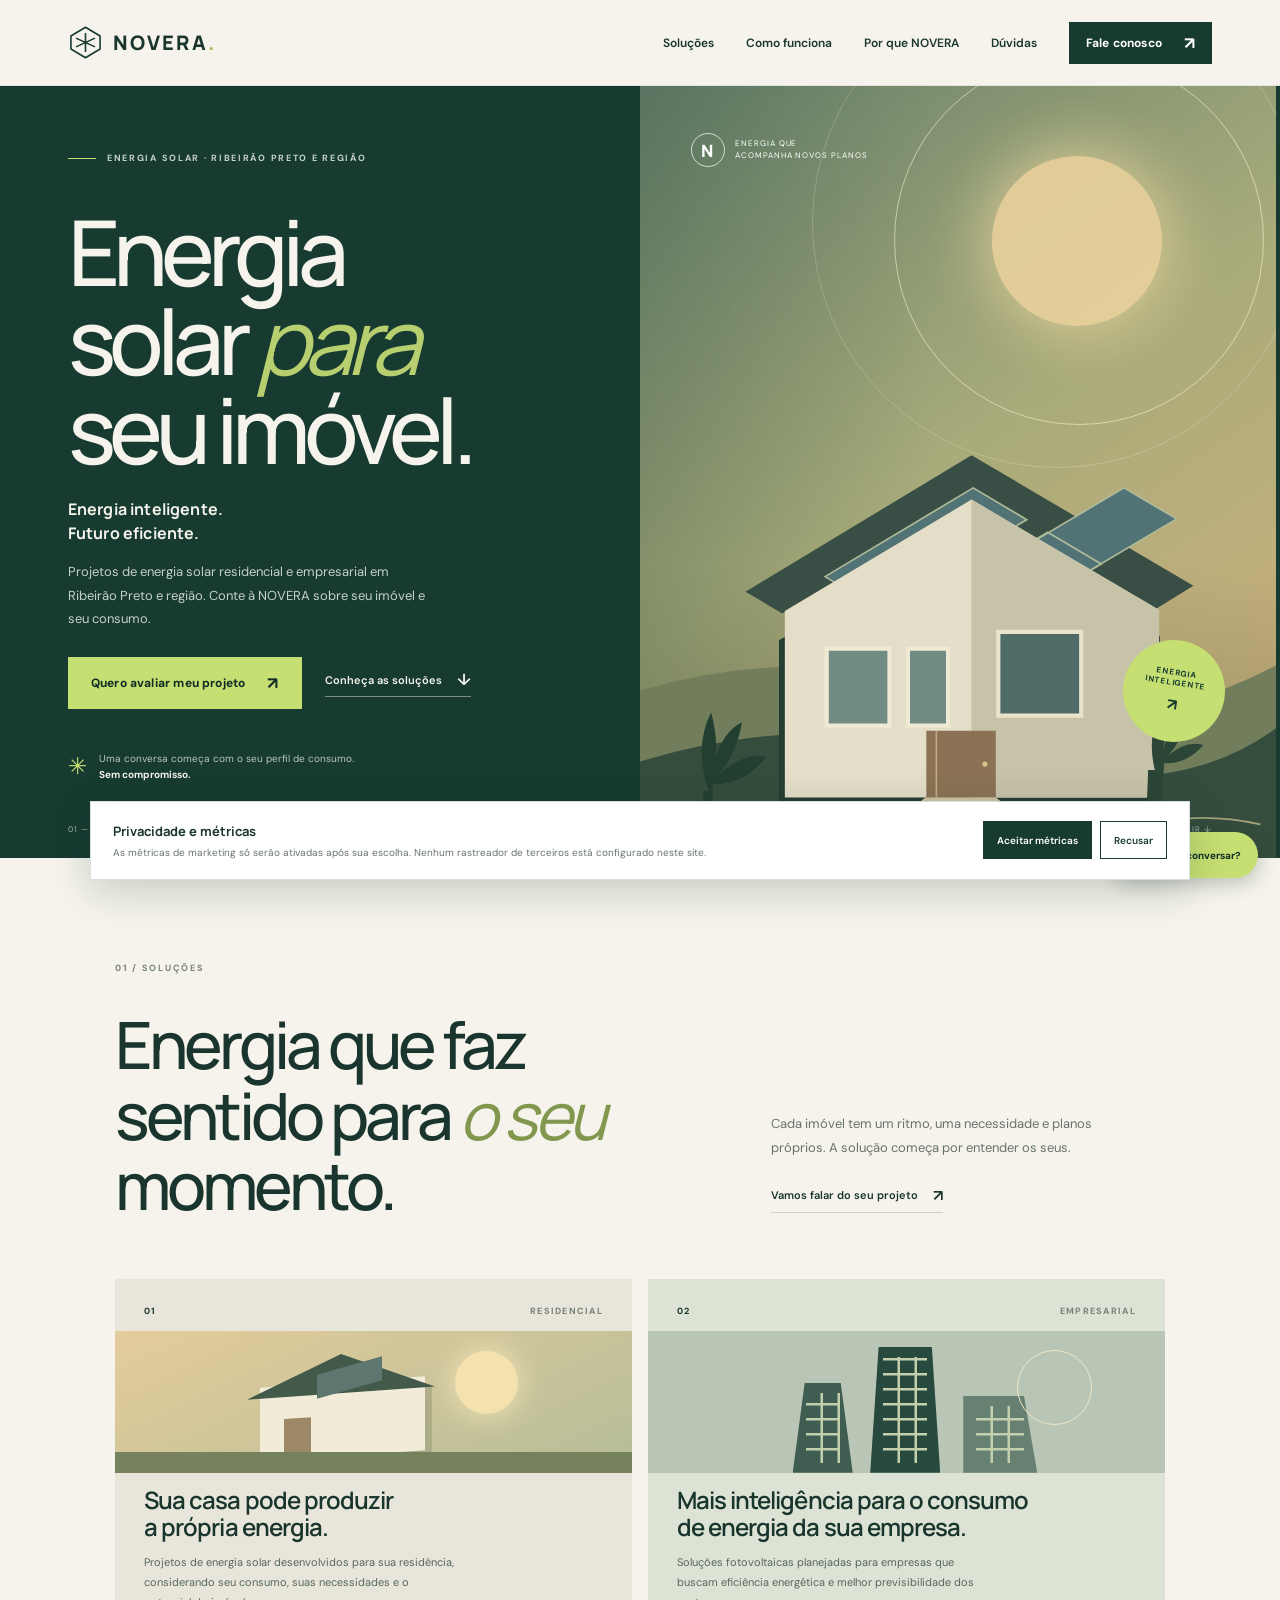
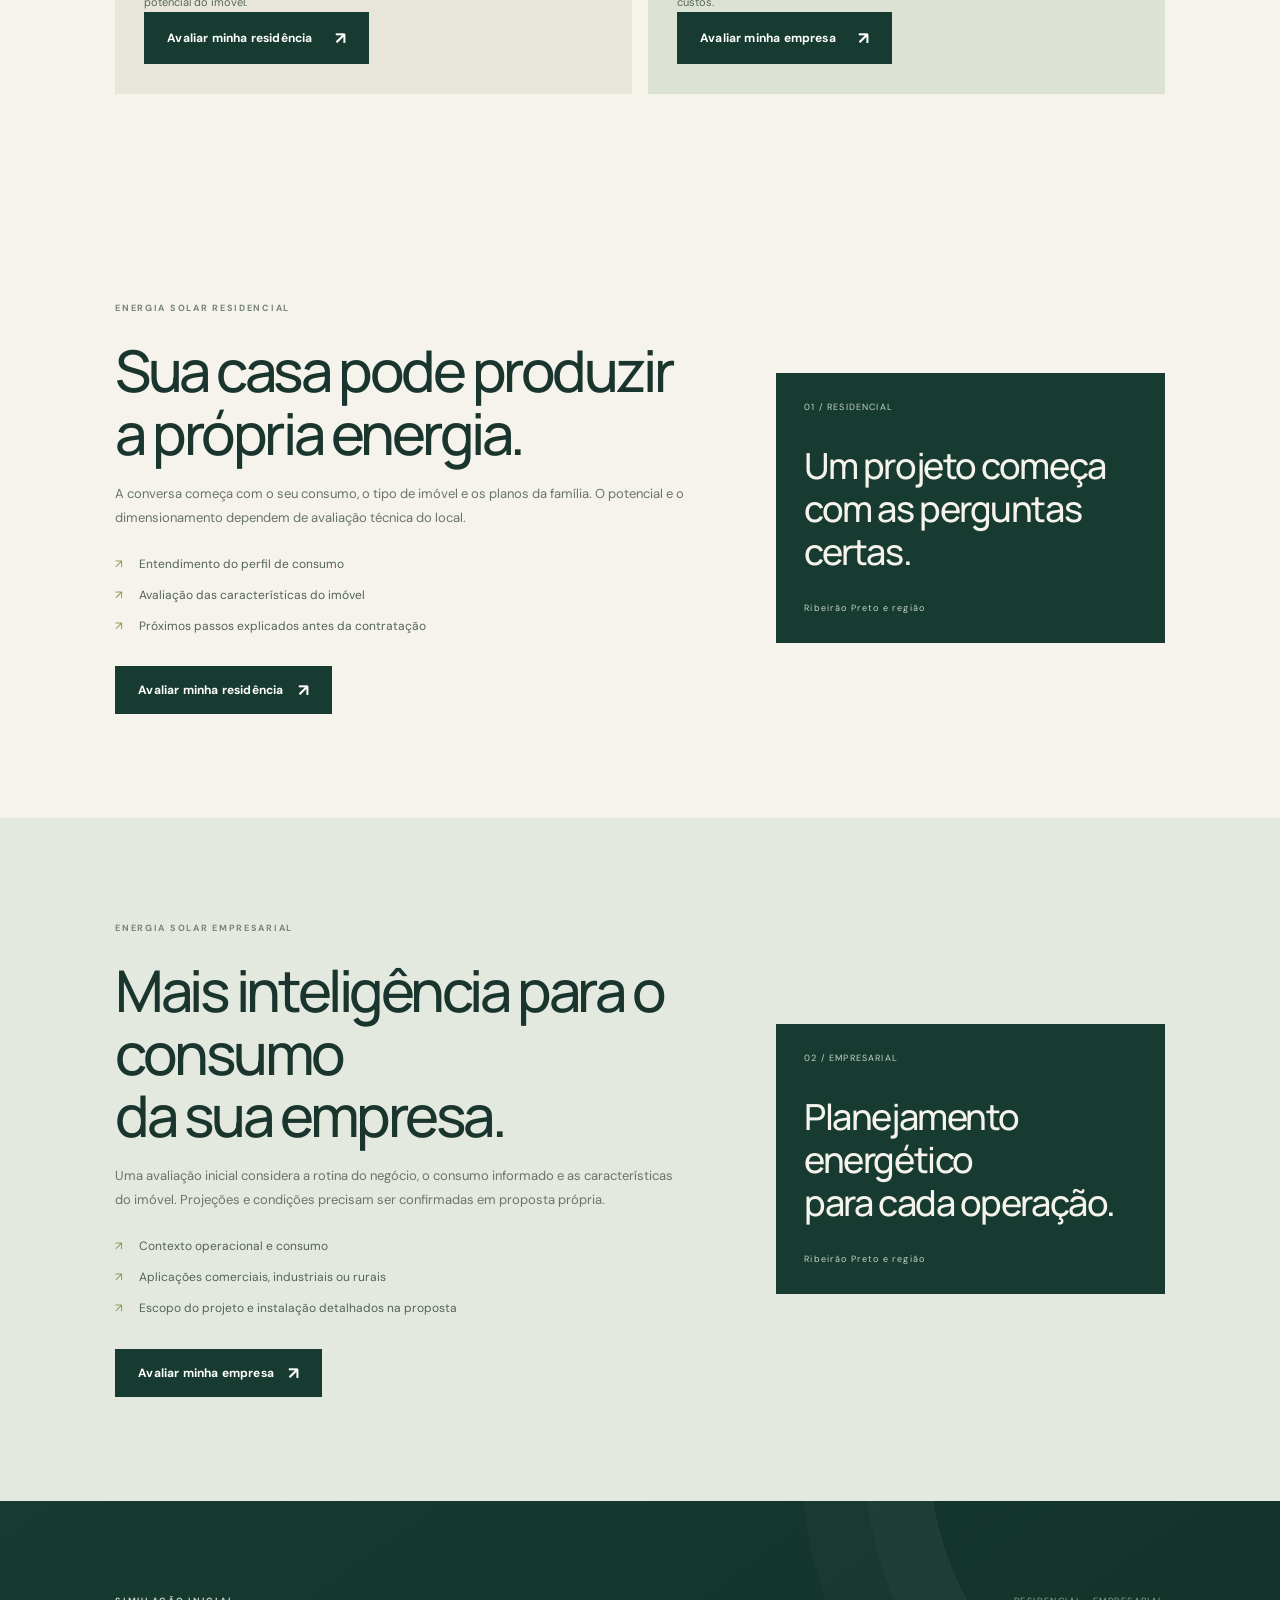
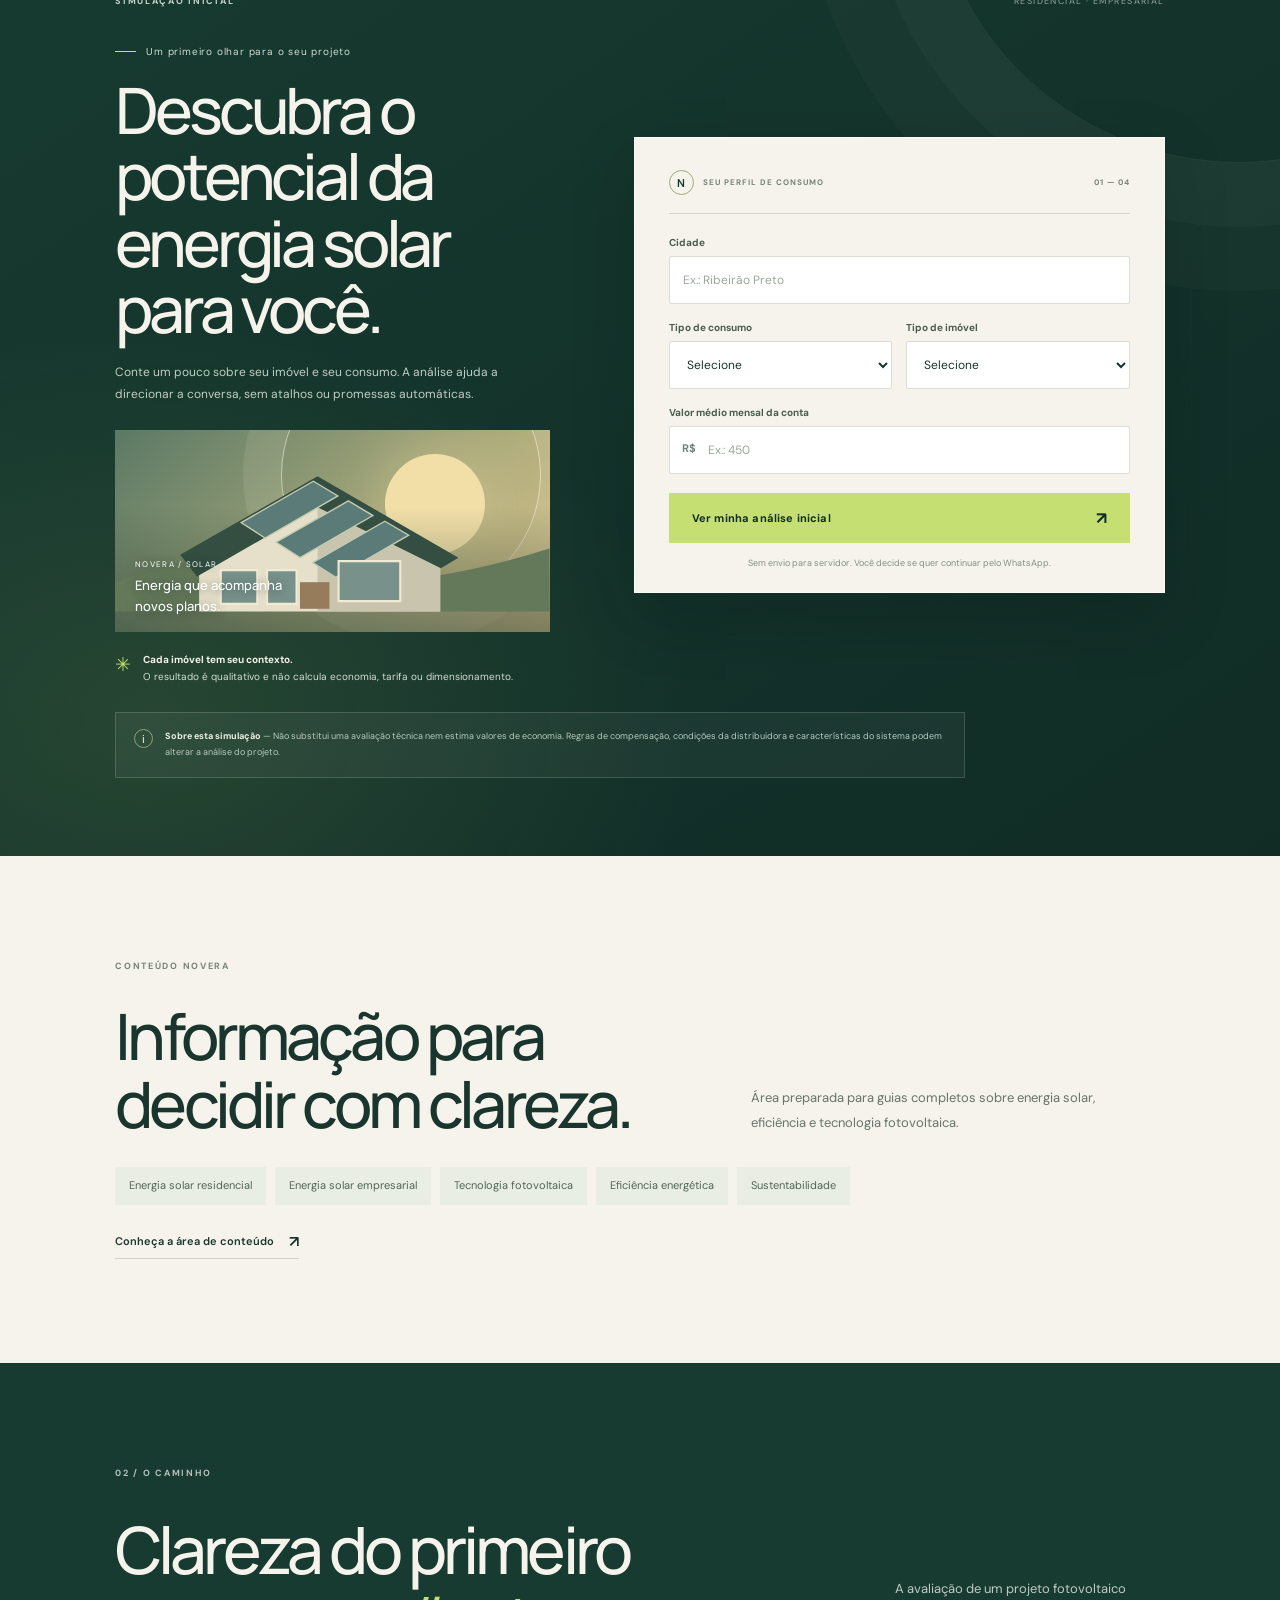
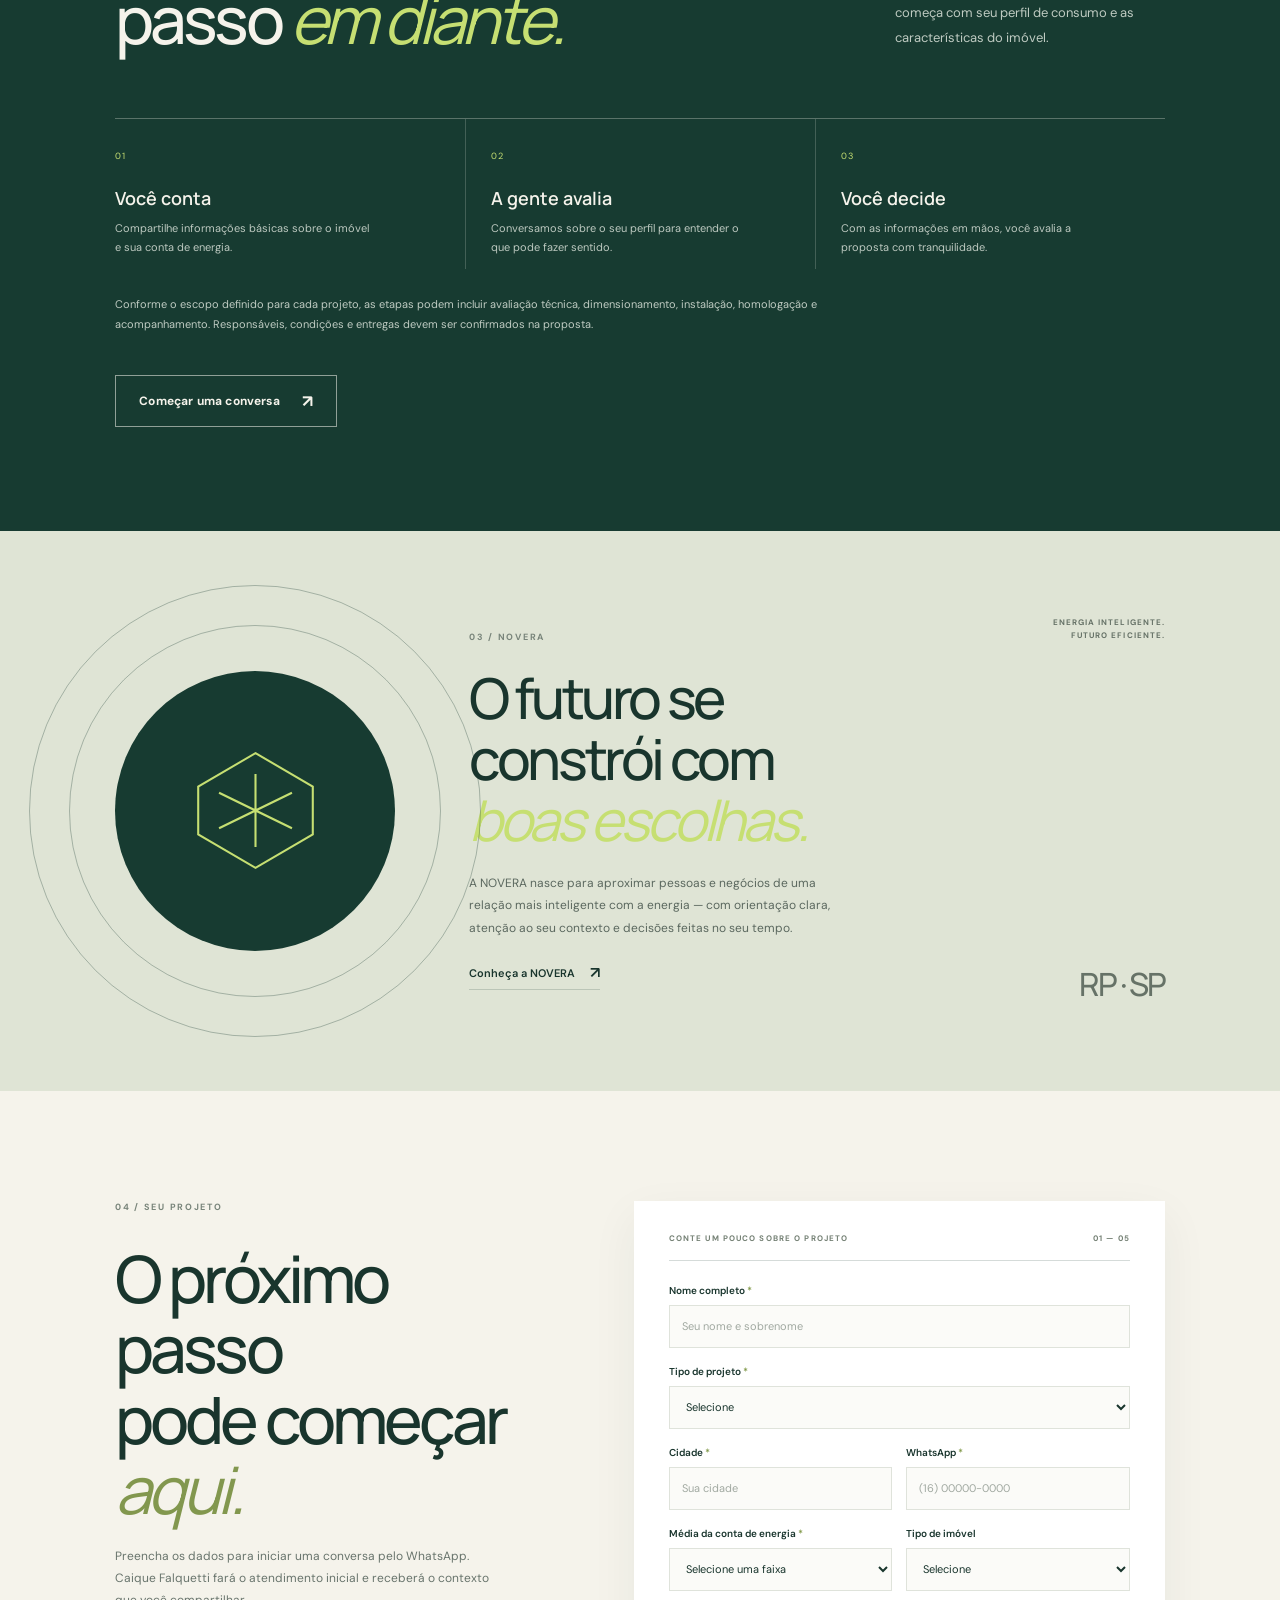
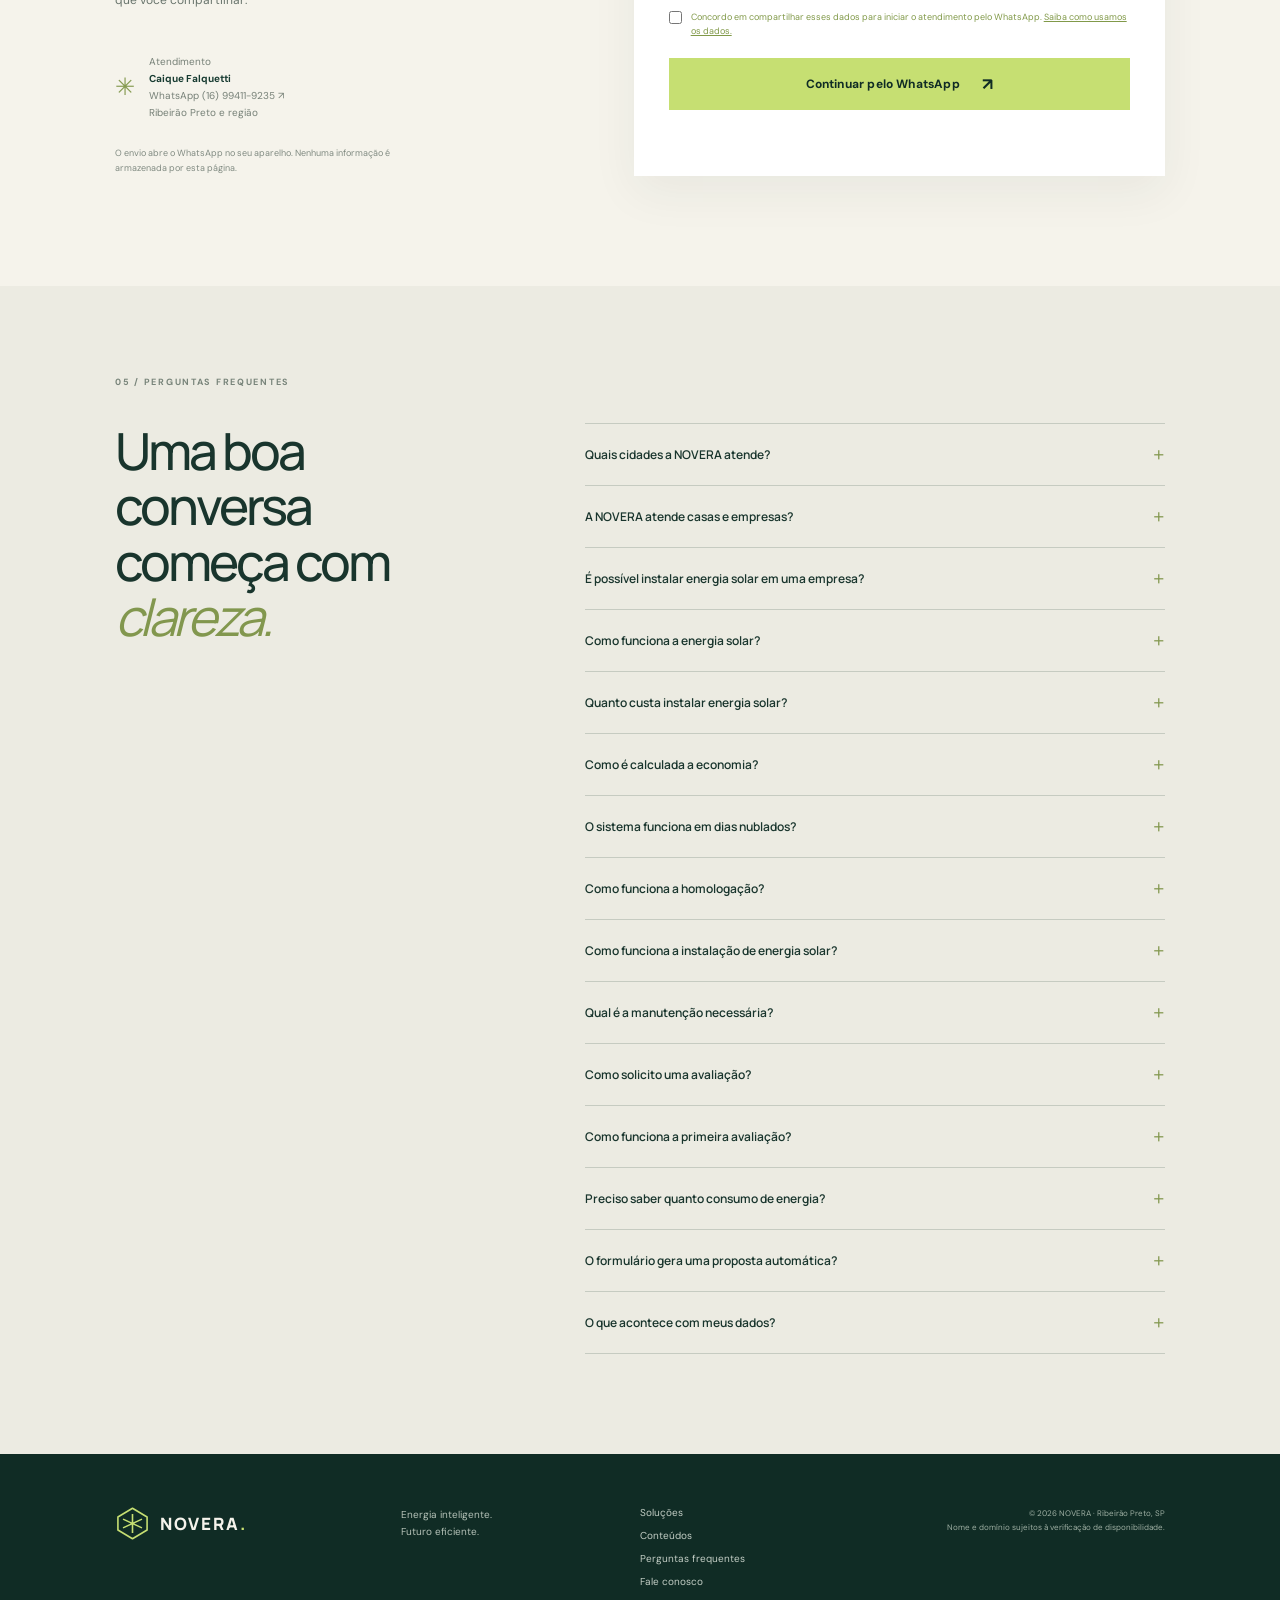
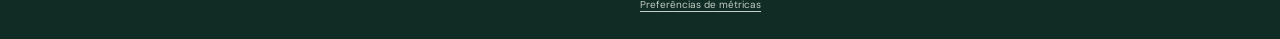
<file: index.html>
<!doctype html>
<html lang="pt-BR">
<head>
  <meta charset="utf-8">
  <meta name="viewport" content="width=device-width, initial-scale=1">
  <meta name="theme-color" content="#173b31">
  <meta name="description" content="Projetos de energia solar residencial e empresarial em Ribeirão Preto e região. Conte à NOVERA sobre seu imóvel e inicie uma avaliação.">
  <meta name="robots" content="index,follow,max-image-preview:large">
  <link rel="canonical" href="https://romeiro44.github.io/novera-site/">
  <meta property="og:site_name" content="NOVERA">
  <meta property="og:locale" content="pt_BR">
  <meta property="og:title" content="Energia solar em Ribeirão Preto | NOVERA">
  <meta property="og:description" content="Projetos de energia solar para residências e empresas em Ribeirão Preto e região. Fale com a NOVERA.">
  <meta property="og:type" content="website">
  <meta property="og:url" content="https://romeiro44.github.io/novera-site/">
  <title>Energia solar em Ribeirão Preto | NOVERA</title>
  <script type="application/ld+json">
  {
    "@context": "https://schema.org",
    "@graph": [
      {
        "@type": "Organization",
        "name": "NOVERA",
        "url": "https://romeiro44.github.io/novera-site/",
        "description": "Projetos de energia solar residencial e empresarial em Ribeirão Preto e região.",
        "areaServed": "Ribeirão Preto e região, São Paulo, Brasil",
        "contactPoint": {
          "@type": "ContactPoint",
          "telephone": "+5516994119235",
          "contactType": "atendimento comercial",
          "areaServed": "Ribeirão Preto e região",
          "availableLanguage": "Português"
        }
      },
      {
        "@type": "WebSite",
        "name": "NOVERA",
        "url": "https://romeiro44.github.io/novera-site/",
        "inLanguage": "pt-BR"
      }
    ]
  }
  </script>
  <link rel="icon" href="assets/favicon.svg" type="image/svg+xml">
  <link rel="preconnect" href="https://fonts.googleapis.com">
  <link rel="preconnect" href="https://fonts.gstatic.com" crossorigin>
  <link href="https://fonts.googleapis.com/css2?family=DM+Sans:wght@400;500;600;700&family=Manrope:wght@400;500;600;700;800&display=swap" rel="stylesheet">
  <link rel="stylesheet" href="styles.css">
  <link rel="stylesheet" href="simulator.css">
  <link rel="stylesheet" href="site-structures.css">
</head>
<body>
  <a class="skip-link" href="#conteudo">Pular para o conteúdo</a>
  <header class="site-header">
    <a class="brand" href="#inicio" aria-label="NOVERA, início">
      <svg class="brand-mark" viewBox="0 0 48 48" role="img" aria-label="Símbolo NOVERA"><path d="M24 3 44 15v18L24 45 4 33V15L24 3Z"/><path d="M24 11v26M11 18l26 12M37 18 11 30"/></svg>
      <span class="brand-word">NOVERA<span class="brand-dot">.</span></span>
    </a>
    <button class="menu-toggle" aria-expanded="false" aria-controls="main-nav" aria-label="Abrir menu"><span></span><span></span></button>
    <nav id="main-nav" class="main-nav" aria-label="Navegação principal">
      <a href="#solucoes">Soluções</a><a href="#como-funciona">Como funciona</a><a href="#sobre">Por que NOVERA</a><a href="#duvidas">Dúvidas</a>
      <a class="button button-small button-dark" data-wa href="#contato">Fale conosco <span aria-hidden="true">↗</span></a>
    </nav>
  </header>
  <main id="conteudo">
    <section class="hero" id="inicio">
      <div class="hero-copy">
        <div class="eyebrow"><span class="eyebrow-line"></span> ENERGIA SOLAR · RIBEIRÃO PRETO E REGIÃO</div>
        <h1>Energia<br>solar <em>para</em><br>seu imóvel.</h1>
        <p class="hero-lede">Energia inteligente.<br>Futuro eficiente.</p>
        <p class="hero-text">Projetos de energia solar residencial e empresarial em Ribeirão Preto e região. Conte à NOVERA sobre seu imóvel e seu consumo.</p>
        <div class="hero-actions"><a class="button button-lime" data-wa href="#contato">Quero avaliar meu projeto <span aria-hidden="true">↗</span></a><a class="text-link" href="#solucoes">Conheça as soluções <span aria-hidden="true">↓</span></a></div>
        <div class="hero-note"><span class="sun-icon" aria-hidden="true">✳</span><span>Uma conversa começa com o seu perfil de consumo.<br><b>Sem compromisso.</b></span></div>
      </div>
      <div class="hero-art" aria-label="Ilustração arquitetônica de uma casa com painéis solares ao entardecer" role="img">
        <div class="art-sun"></div><div class="art-orbit orbit-one"></div><div class="art-orbit orbit-two"></div>
        <div class="art-caption"><span class="caption-mark">N</span><span>ENERGIA QUE<br>ACOMPANHA NOVOS PLANOS</span></div>
        <svg class="house-art" viewBox="0 0 760 680" aria-hidden="true">
          <path class="hill hill-back" d="M0 470 Q210 410 390 475 T760 440V680H0Z"/><path class="hill hill-front" d="M0 555 Q210 490 420 550 T760 515V680H0Z"/>
          <path class="house-shadow" d="m166 410 230-133 225 128v220H166Z"/>
          <path class="roof" d="m126 352 270-163 265 156-44 27-221-129-226 135Z"/>
          <path class="roof-panel" d="m221 334 177-106 64 38-178 106Zm89 52 177-105 64 38-178 105Zm91-53 177-105 63 37-178 106Z"/>
          <path class="wall" d="m173 375 223-133 224 132v224H173Z"/><path class="wall-side" d="m396 242 224 132v224H396Z"/>
          <path class="window" d="M223 420h75v92h-75zM320 420h48v92h-48z"/><path class="window-side" d="M428 400h99v100h-99z"/>
          <path class="door" d="M342 518h83v80h-83z"/><path class="door-line" d="M354 518v80"/><circle class="knob" cx="412" cy="558" r="3"/>
          <path class="pathway" d="M341 598h84l109 82H238Z"/>
          <path class="plant" d="M82 590q-18-53 3-94 11 43 2 68 9-44 35-56-7 38-29 64 28-28 58-23-26 34-64 33l-2 62H72l4-54Z"/>
          <path class="plant plant-two" d="M615 565q-10-40 7-76 9 33 2 53 10-32 29-41-5 28-22 47 21-19 42-13-20 23-47 22l-3 59h-18l2-51Z"/>
          <path class="ground-line" d="M20 631q91-36 174-12m386 17q79-24 161-6"/>
        </svg>
        <div class="art-stamp"><span>ENERGIA<br>INTELIGENTE</span><b>↗</b></div>
      </div>
      <div class="hero-bottom"><span>01 — 03</span><span>UM NOVO OLHAR PARA A ENERGIA</span><span class="scroll-cue">ROLE PARA DESCOBRIR ↓</span></div>
    </section>

    <section class="intro section-pad" id="solucoes">
      <div class="section-kicker">01 / SOLUÇÕES</div><div class="intro-content"><h2>Energia que faz<br>sentido para <em>o seu</em><br>momento.</h2><div class="intro-aside"><p>Cada imóvel tem um ritmo, uma necessidade e planos próprios. A solução começa por entender os seus.</p><a class="text-link dark-link" href="#contato">Vamos falar do seu projeto <span>↗</span></a></div></div>
      <div class="solution-grid">
        <article class="solution-card home-card"><div class="solution-number">01 <span>RESIDENCIAL</span></div><div class="solution-illustration home-illustration" aria-hidden="true"><div class="mini-sun"></div><div class="mini-house"><i></i><b></b></div><div class="mini-ground"></div></div><h3>Sua casa pode produzir<br>a própria energia.</h3><p>Projetos de energia solar desenvolvidos para sua residência, considerando seu consumo, suas necessidades e o potencial do imóvel.</p><a class="button button-dark solution-cta" data-project="residencial" href="#contato">Avaliar minha residência <span>↗</span></a></article>
        <article class="solution-card business-card"><div class="solution-number">02 <span>EMPRESARIAL</span></div><div class="solution-illustration business-illustration" aria-hidden="true"><div class="tower tower-a"></div><div class="tower tower-b"></div><div class="tower tower-c"></div><div class="business-sun"></div></div><h3>Mais inteligência para o consumo<br>de energia da sua empresa.</h3><p>Soluções fotovoltaicas planejadas para empresas que buscam eficiência energética e melhor previsibilidade dos custos.</p><a class="button button-dark solution-cta" data-project="empresarial" href="#contato">Avaliar minha empresa <span>↗</span></a></article>
      </div>
    </section>

    <section class="audience-detail section-pad" id="residencial"><div class="audience-copy"><div class="section-kicker">ENERGIA SOLAR RESIDENCIAL</div><h2>Sua casa pode produzir<br>a própria energia.</h2><p>A conversa começa com o seu consumo, o tipo de imóvel e os planos da família. O potencial e o dimensionamento dependem de avaliação técnica do local.</p><ul><li>Entendimento do perfil de consumo</li><li>Avaliação das características do imóvel</li><li>Próximos passos explicados antes da contratação</li></ul><a class="button button-dark" data-project="residencial" href="#contato">Avaliar minha residência <span>↗</span></a></div><div class="audience-note"><span>01 / RESIDENCIAL</span><b>Um projeto começa<br>com as perguntas certas.</b><span>Ribeirão Preto e região</span></div></section>

    <section class="audience-detail audience-business section-pad" id="empresarial"><div class="audience-copy"><div class="section-kicker">ENERGIA SOLAR EMPRESARIAL</div><h2>Mais inteligência para o consumo<br>da sua empresa.</h2><p>Uma avaliação inicial considera a rotina do negócio, o consumo informado e as características do imóvel. Projeções e condições precisam ser confirmadas em proposta própria.</p><ul><li>Contexto operacional e consumo</li><li>Aplicações comerciais, industriais ou rurais</li><li>Escopo do projeto e instalação detalhados na proposta</li></ul><a class="button button-dark" data-project="empresarial" href="#contato">Avaliar minha empresa <span>↗</span></a></div><div class="audience-note"><span>02 / EMPRESARIAL</span><b>Planejamento energético<br>para cada operação.</b><span>Ribeirão Preto e região</span></div></section>

    <section class="simulator section-pad" id="simulador">
      <div class="simulator-kicker"><div class="section-kicker">SIMULAÇÃO INICIAL</div><span>RESIDENCIAL · EMPRESARIAL</span></div>
      <div class="simulator-layout">
        <div class="simulator-copy">
          <p class="simulator-overline"><span></span> Um primeiro olhar para o seu projeto</p>
          <h2>Descubra o potencial da energia solar para você.</h2>
          <p>Conte um pouco sobre seu imóvel e seu consumo. A análise ajuda a direcionar a conversa, sem atalhos ou promessas automáticas.</p>
          <div class="simulator-art" role="img" aria-label="Ilustração abstrata de luz solar sobre uma arquitetura com painéis fotovoltaicos">
            <div class="sim-art-sun"></div><div class="sim-art-orbit"></div>
            <svg viewBox="0 0 620 230" aria-hidden="true"><path class="sim-art-hill" d="M0 189Q136 130 264 171T620 140v90H0Z"/><path class="sim-art-house" d="m120 156 169-96 175 101v69H120Z"/><path class="sim-art-side" d="m289 60 175 101v69H289Z"/><path class="sim-art-roof" d="m93 149 196-112 201 116-25 15L289 81 117 180Z"/><path class="sim-art-panel" d="m180 103 103-59 35 21-104 60Zm50 28 103-59 35 21-104 60Zm52 29 103-59 34 20-104 60Z"/><path class="sim-art-window" d="M151 171h52v48h-52zM217 171h42v48h-42zM319 158h88v57h-88z"/><path class="sim-art-door" d="M264 188h42v38h-42z"/></svg>
            <div class="sim-art-label"><span>NOVERA / SOLAR</span><b>Energia que acompanha<br>novos planos.</b></div>
          </div>
          <div class="simulator-note"><span aria-hidden="true">✳</span><p><b>Cada imóvel tem seu contexto.</b><br>O resultado é qualitativo e não calcula economia, tarifa ou dimensionamento.</p></div>
        </div>
        <form id="simulator-form" class="simulator-form">
          <div class="simulator-form-heading"><span><i aria-hidden="true">N</i> SEU PERFIL DE CONSUMO</span><span>01 — 04</span></div>
          <div class="sim-field"><label for="sim-city">Cidade</label><input id="sim-city" name="city" autocomplete="address-level2" required placeholder="Ex.: Ribeirão Preto"></div>
          <div class="form-row"><div class="sim-field"><label for="sim-kind">Tipo de consumo</label><select id="sim-kind" name="kind" required><option value="">Selecione</option><option value="residencial">Residencial</option><option value="empresarial">Empresarial</option></select></div><div class="sim-field"><label for="sim-property">Tipo de imóvel</label><select id="sim-property" name="property" required><option value="">Selecione</option><option>Casa</option><option>Apartamento</option><option>Comercial</option><option>Industrial / rural</option><option>Outro</option></select></div></div>
          <div class="sim-field"><label for="sim-bill">Valor médio mensal da conta</label><div class="sim-currency"><span>R$</span><input id="sim-bill" name="bill" type="number" min="0" step="0.01" inputmode="decimal" required placeholder="Ex.: 450"></div></div>
          <button class="button button-lime" type="submit">Ver minha análise inicial <span>↗</span></button>
          <div id="simulator-result" class="simulator-result" role="status" aria-live="polite" hidden></div>
          <p class="simulator-form-foot">Sem envio para servidor. Você decide se quer continuar pelo WhatsApp.</p>
        </form>
      </div>
      <div class="simulator-disclaimer"><span aria-hidden="true">i</span><p><b>Sobre esta simulação</b> — Não substitui uma avaliação técnica nem estima valores de economia. Regras de compensação, condições da distribuidora e características do sistema podem alterar a análise do projeto.</p></div>
    </section>

    <section class="content-teaser section-pad" id="conteudos"><div class="section-kicker">CONTEÚDO NOVERA</div><div class="editorial-teaser-heading"><h2>Informação para<br>decidir com clareza.</h2><p>Área preparada para guias completos sobre energia solar, eficiência e tecnologia fotovoltaica.</p></div><div class="topic-list"><span>Energia solar residencial</span><span>Energia solar empresarial</span><span>Tecnologia fotovoltaica</span><span>Eficiência energética</span><span>Sustentabilidade</span></div><a class="text-link dark-link" href="conteudos/">Conheça a área de conteúdo <span>↗</span></a></section>

    <section class="process section-pad" id="como-funciona"><div class="section-kicker">02 / O CAMINHO</div><div class="process-heading"><h2>Clareza do primeiro<br>passo <em>em diante.</em></h2><p>A avaliação de um projeto fotovoltaico começa com seu perfil de consumo e as características do imóvel.</p></div><div class="steps"><article><span class="step-index">01</span><h3>Você conta</h3><p>Compartilhe informações básicas sobre o imóvel e sua conta de energia.</p></article><article><span class="step-index">02</span><h3>A gente avalia</h3><p>Conversamos sobre o seu perfil para entender o que pode fazer sentido.</p></article><article><span class="step-index">03</span><h3>Você decide</h3><p>Com as informações em mãos, você avalia a proposta com tranquilidade.</p></article></div><p class="process-scope">Conforme o escopo definido para cada projeto, as etapas podem incluir avaliação técnica, dimensionamento, instalação, homologação e acompanhamento. Responsáveis, condições e entregas devem ser confirmados na proposta.</p><a class="button button-outline" href="#contato">Começar uma conversa <span>↗</span></a></section>

    <section class="manifesto" id="sobre"><div class="manifesto-mark" aria-hidden="true"><svg viewBox="0 0 120 120"><path d="M60 5 115 37v46L60 115 5 83V37L60 5Z"/><path d="M60 25v70M25 43l70 34M95 43 25 77"/></svg></div><div class="manifesto-copy"><div class="section-kicker">03 / NOVERA</div><h2>O futuro se<br>constrói com<br><em>boas escolhas.</em></h2><p>A NOVERA nasce para aproximar pessoas e negócios de uma relação mais inteligente com a energia — com orientação clara, atenção ao seu contexto e decisões feitas no seu tempo.</p><a class="text-link" data-wa href="#contato">Conheça a NOVERA <span>↗</span></a></div><div class="manifesto-side"><span>ENERGIA INTELIGENTE.<br>FUTURO EFICIENTE.</span><span class="manifesto-year">RP · SP</span></div></section>

    <section class="lead-section section-pad" id="contato"><div class="lead-copy"><div class="section-kicker">04 / SEU PROJETO</div><h2>O próximo passo<br>pode começar <em>aqui.</em></h2><p>Preencha os dados para iniciar uma conversa pelo WhatsApp. Caique Falquetti fará o atendimento inicial e receberá o contexto que você compartilhar.</p><div class="lead-contact"><span class="contact-spark">✳</span><span>Atendimento<br><b>Caique Falquetti</b><br><a data-wa href="#contato">WhatsApp (16) 99411-9235 ↗</a><br>Ribeirão Preto e região</span></div><small>O envio abre o WhatsApp no seu aparelho. Nenhuma informação é armazenada por esta página.</small></div>
      <form class="lead-form" id="lead-form">
        <div class="form-heading"><span>CONTE UM POUCO SOBRE O PROJETO</span><span>01 — 05</span></div>
        <label for="name">Nome completo <span>*</span></label><input id="name" name="name" autocomplete="name" placeholder="Seu nome e sobrenome" required>
        <label for="project-type">Tipo de projeto <span>*</span></label><select id="project-type" name="project-type" required><option value="">Selecione</option><option value="residencial">Residencial</option><option value="empresarial">Empresarial</option></select>
        <div class="form-row"><div><label for="city">Cidade <span>*</span></label><input id="city" name="city" autocomplete="address-level2" placeholder="Sua cidade" required></div><div><label for="phone">WhatsApp <span>*</span></label><input id="phone" name="phone" type="tel" autocomplete="tel" inputmode="tel" placeholder="(16) 00000-0000" required></div></div>
        <div class="form-row"><div><label for="bill">Média da conta de energia <span>*</span></label><select id="bill" name="bill" required><option value="">Selecione uma faixa</option><option>Até R$ 300</option><option>R$ 301 a R$ 600</option><option>R$ 601 a R$ 1.000</option><option>R$ 1.001 a R$ 2.000</option><option>Acima de R$ 2.000</option><option>Prefiro informar depois</option></select></div><div><label for="property">Tipo de imóvel</label><select id="property" name="property"><option value="">Selecione</option><option>Residencial — casa</option><option>Residencial — apartamento</option><option>Comercial</option><option>Industrial / rural</option><option>Outro</option></select></div></div>
        <label class="consent"><input type="checkbox" id="consent" required><span>Concordo em compartilhar esses dados para iniciar o atendimento pelo WhatsApp. <a href="#privacidade">Saiba como usamos os dados.</a></span></label>
        <button class="button button-lime submit-button" type="submit">Continuar pelo WhatsApp <span>↗</span></button><p class="form-feedback" id="form-feedback" aria-live="polite"></p>
      </form>
    </section>

    <section class="faq-section section-pad" id="duvidas"><div class="section-kicker">05 / PERGUNTAS FREQUENTES</div><div class="faq-layout"><h2>Uma boa conversa<br>começa com <em>clareza.</em></h2><div class="faq-list">
      <details><summary>Quais cidades a NOVERA atende?<span>+</span></summary><p>O atendimento inicial é voltado a Ribeirão Preto e região. Informe sua cidade no formulário para confirmarmos a disponibilidade para o seu endereço.</p></details>
      <details><summary>A NOVERA atende casas e empresas?<span>+</span></summary><p>Sim. A conversa inicial pode tratar de projetos de energia solar para imóveis residenciais, comerciais, industriais ou rurais. A viabilidade depende da análise de cada local.</p></details>
      <details><summary>É possível instalar energia solar em uma empresa?<span>+</span></summary><p>A avaliação inicial pode considerar imóveis empresariais. A adequação de cada instalação depende do consumo, do imóvel e da análise técnica do projeto.</p></details>
      <details><summary>Como funciona a energia solar?<span>+</span></summary><p>Um sistema fotovoltaico transforma a luz solar em energia elétrica. A configuração apropriada depende das características do imóvel, do consumo e da avaliação do projeto.</p></details>
      <details><summary>Quanto custa instalar energia solar?<span>+</span></summary><p>O valor depende de fatores como consumo, imóvel, equipamentos e escopo. A NOVERA não publica preço padrão: solicite uma avaliação para entender quais informações são necessárias ao seu caso.</p></details>
      <details><summary>Como é calculada a economia?<span>+</span></summary><p>Uma projeção responsável depende de dados de consumo, tarifas vigentes, regras de compensação e características do sistema. Esta página não promete economia nem calcula uma estimativa financeira.</p></details>
      <details><summary>O sistema funciona em dias nublados?<span>+</span></summary><p>A geração pode variar conforme a incidência de luz e as condições locais. A produção esperada deve ser analisada no projeto, sem tratar dias nublados como ausência automática de geração.</p></details>
      <details><summary>Como funciona a homologação?<span>+</span></summary><p>O procedimento depende das regras vigentes e da distribuidora responsável pela unidade. Confirme na proposta quem ficará responsável por essa etapa e quais documentos serão necessários.</p></details>
      <details><summary>Como funciona a instalação de energia solar?<span>+</span></summary><p>O escopo, os responsáveis e o cronograma de instalação devem ser confirmados na proposta específica. Antes de contratar, confira esses pontos e as condições aplicáveis ao seu imóvel.</p></details>
      <details><summary>Qual é a manutenção necessária?<span>+</span></summary><p>As recomendações dependem dos equipamentos e das condições do local. Consulte as orientações do fabricante e o escopo de suporte descrito na proposta do sistema.</p></details>
      <details><summary>Como solicito uma avaliação?<span>+</span></summary><p>Preencha o formulário com seu nome, tipo de projeto, cidade, faixa da conta e WhatsApp. A página abre uma mensagem no WhatsApp para você revisar e enviar ao atendimento.</p></details>
      <details><summary>Como funciona a primeira avaliação?<span>+</span></summary><p>Você compartilha alguns dados básicos e conversamos sobre o seu perfil. Qualquer recomendação depende da análise do imóvel e das informações completas.</p></details>
      <details><summary>Preciso saber quanto consumo de energia?<span>+</span></summary><p>Não. Se souber a média da sua conta, ela ajuda a iniciar a conversa. Se não souber, selecione “Prefiro informar depois” e seguimos por lá.</p></details>
      <details><summary>O formulário gera uma proposta automática?<span>+</span></summary><p>Não. Ele prepara uma mensagem para o WhatsApp com as informações que você escolheu compartilhar. Uma avaliação mais completa depende do atendimento.</p></details>
      <details><summary>O que acontece com meus dados?<span>+</span></summary><p>Os dados são incluídos apenas na mensagem que você escolhe abrir no WhatsApp. Esta página não tem sistema próprio de armazenamento. Consulte o aviso de privacidade antes do lançamento para adequá-lo ao processo real da empresa.</p></details>
    </div></div></section>
  </main>
  <footer class="site-footer" id="privacidade"><a class="brand footer-brand" href="#inicio"><svg class="brand-mark" viewBox="0 0 48 48" aria-hidden="true"><path d="M24 3 44 15v18L24 45 4 33V15L24 3Z"/><path d="M24 11v26M11 18l26 12M37 18 11 30"/></svg><span class="brand-word">NOVERA<span class="brand-dot">.</span></span></a><p>Energia inteligente.<br>Futuro eficiente.</p><div class="footer-links"><a href="#solucoes">Soluções</a><a href="conteudos/">Conteúdos</a><a href="#duvidas">Perguntas frequentes</a><a href="#contato">Fale conosco</a><button type="button" id="cookie-settings" class="privacy-settings">Preferências de métricas</button></div><span class="copyright">© <span id="year">2026</span> NOVERA · Ribeirão Preto, SP<br>Nome e domínio sujeitos à verificação de disponibilidade.</span></footer>
  <a class="floating-wa" data-wa href="#contato" aria-label="Fale com a NOVERA pelo WhatsApp"><span class="wa-icon">◉</span><span>Vamos conversar?</span></a>
  <aside class="cookie-notice" id="cookie-notice" aria-label="Preferências de privacidade" hidden><div><b>Privacidade e métricas</b><p>As métricas de marketing só serão ativadas após sua escolha. Nenhum rastreador de terceiros está configurado neste site.</p></div><div class="cookie-actions"><button type="button" id="consent-accept">Aceitar métricas</button><button type="button" id="consent-reject">Recusar</button></div></aside>
  <script src="marketing-config.js"></script>
  <script src="script.js"></script>
</body>
</html>
</file>
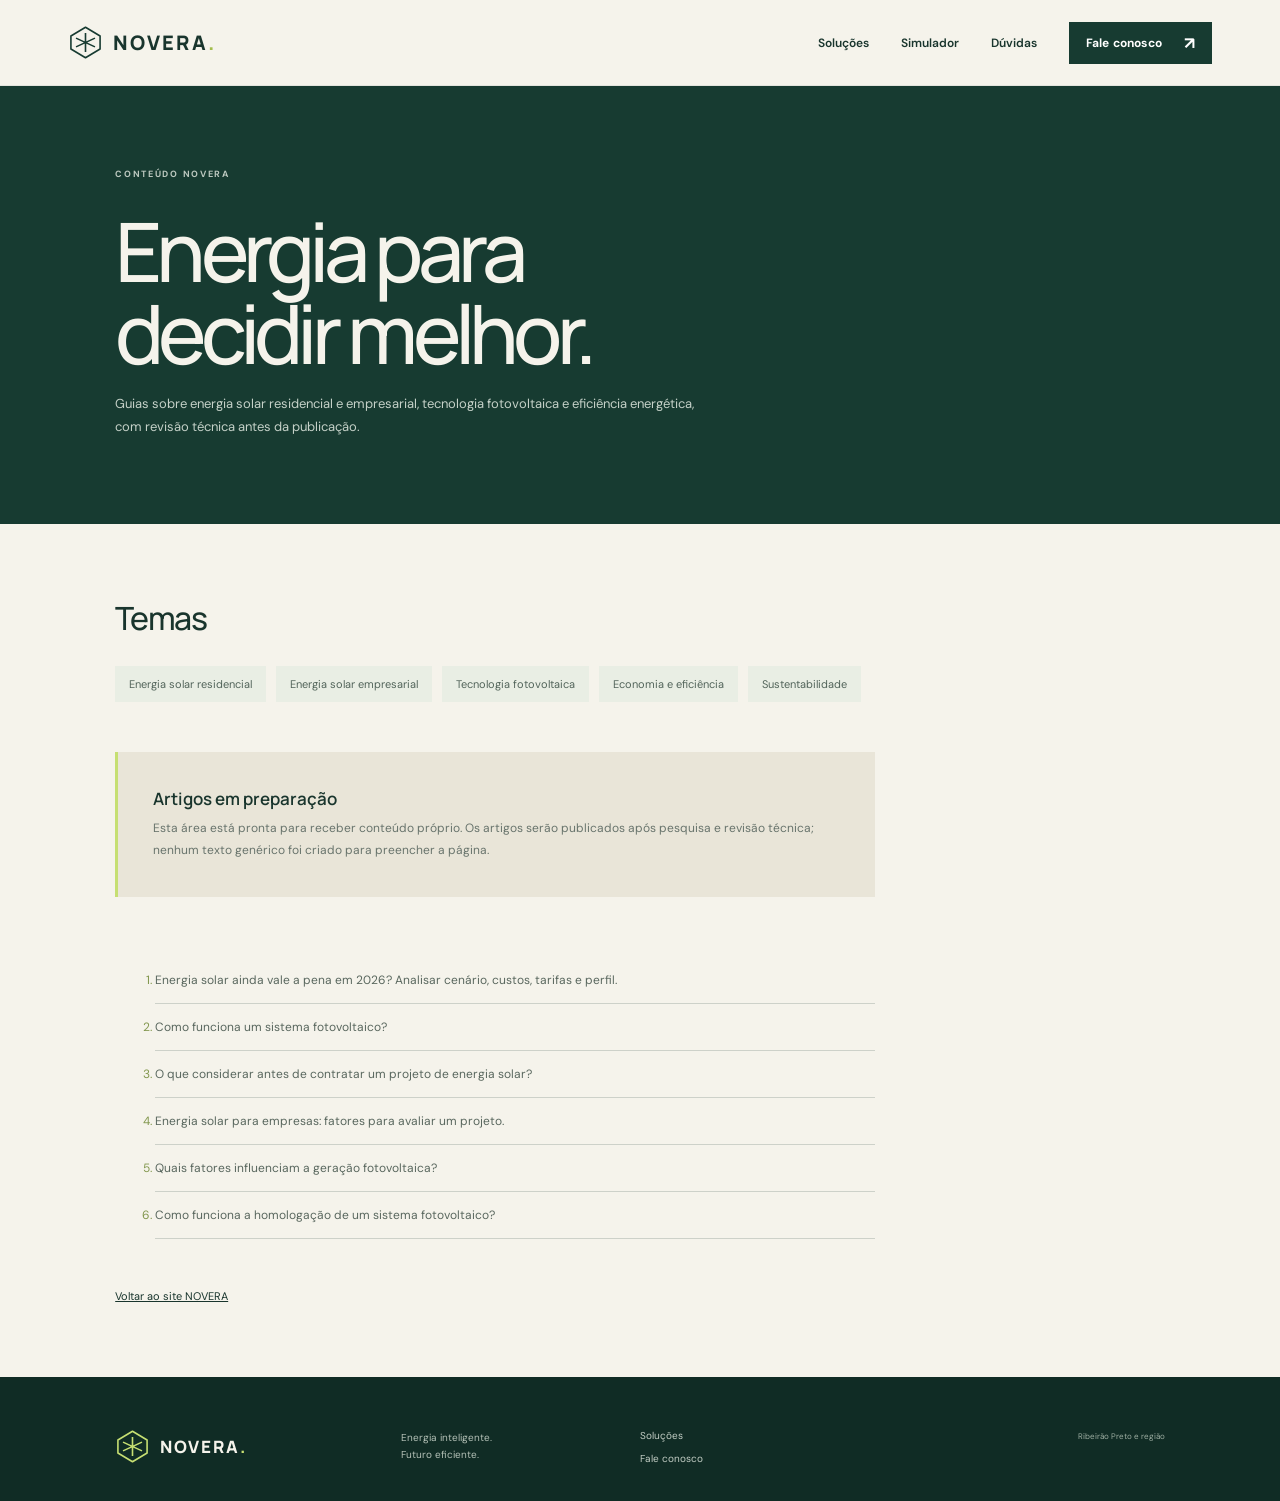
<file: conteudos/index.html>
<!doctype html>
<html lang="pt-BR">
<head>
  <meta charset="utf-8"><meta name="viewport" content="width=device-width, initial-scale=1">
  <meta name="theme-color" content="#173b31">
  <meta name="description" content="Guias da NOVERA sobre energia solar residencial e empresarial, tecnologia fotovoltaica e eficiência energética.">
  <meta name="robots" content="index,follow">
  <link rel="canonical" href="https://romeiro44.github.io/novera-site/conteudos/">
  <title>Conteúdos sobre energia solar | NOVERA</title>
  <link rel="icon" href="../assets/favicon.svg" type="image/svg+xml">
  <link rel="preconnect" href="https://fonts.googleapis.com"><link rel="preconnect" href="https://fonts.gstatic.com" crossorigin>
  <link href="https://fonts.googleapis.com/css2?family=DM+Sans:wght@400;500;600;700&family=Manrope:wght@400;500;600;700;800&display=swap" rel="stylesheet">
  <link rel="stylesheet" href="../styles.css">
  <style>
    .editorial-hero{padding:82px 9% 72px;background:var(--forest);color:var(--paper)}.editorial-hero .section-kicker{color:#bdc9c0}.editorial-hero h1{font:500 clamp(48px,7vw,82px)/1 var(--display);letter-spacing:-.07em;max-width:800px;margin:30px 0 18px}.editorial-hero p{max-width:580px;color:#c5d1c8;font-size:13px;line-height:1.8}.editorial-main{padding:72px 9%;background:var(--paper)}.editorial-main h2{font:500 32px var(--display);letter-spacing:-.04em}.category-chips{display:flex;flex-wrap:wrap;gap:10px;margin:25px 0 50px}.category-chips span{padding:11px 14px;background:#e9eee4;font-size:11px;color:#52645a}.editorial-empty{padding:35px;background:#e9e5d8;border-left:3px solid var(--lime);max-width:760px}.editorial-empty b{font:600 17px var(--display)}.editorial-empty p{font-size:12px;line-height:1.8;color:var(--muted);margin:8px 0 0}.editorial-list{margin-top:60px;max-width:760px}.editorial-list li{padding:15px 0;border-bottom:1px solid var(--line);font-size:12px;color:#59675e}.editorial-list li::marker{color:#82974e}.editorial-back{margin-top:34px;display:inline-block;font-size:11px;text-decoration:underline}.template-box{padding:30px;background:#e9e5d8;max-width:740px;line-height:1.8;font-size:13px}.template-box h2{margin-top:30px}
    @media(max-width:680px){.editorial-hero{padding:58px 6%}.editorial-main{padding:55px 6%}.editorial-hero h1{font-size:54px}.editorial-list{padding-left:20px}}
  </style>
</head>
<body>
  <a class="skip-link" href="#conteudo">Pular para o conteúdo</a>
  <header class="site-header"><a class="brand" href="../" aria-label="NOVERA, início"><svg class="brand-mark" viewBox="0 0 48 48" aria-hidden="true"><path d="M24 3 44 15v18L24 45 4 33V15Z"/><path d="M24 11v26M11 18l26 12M37 18 11 30"/></svg><span class="brand-word">NOVERA<span class="brand-dot">.</span></span></a><button class="menu-toggle" aria-expanded="false" aria-controls="main-nav" aria-label="Abrir menu"><span></span><span></span></button><nav id="main-nav" class="main-nav" aria-label="Navegação principal"><a href="../#solucoes">Soluções</a><a href="../#simulador">Simulador</a><a href="../#duvidas">Dúvidas</a><a class="button button-small button-dark" data-wa href="#contato">Fale conosco <span aria-hidden="true">↗</span></a></nav></header>
  <main id="conteudo"><section class="editorial-hero"><div class="section-kicker">CONTEÚDO NOVERA</div><h1>Energia para<br>decidir melhor.</h1><p>Guias sobre energia solar residencial e empresarial, tecnologia fotovoltaica e eficiência energética, com revisão técnica antes da publicação.</p></section>
    <section class="editorial-main"><h2>Temas</h2><div class="category-chips"><span>Energia solar residencial</span><span>Energia solar empresarial</span><span>Tecnologia fotovoltaica</span><span>Economia e eficiência</span><span>Sustentabilidade</span></div><div class="editorial-empty"><b>Artigos em preparação</b><p>Esta área está pronta para receber conteúdo próprio. Os artigos serão publicados após pesquisa e revisão técnica; nenhum texto genérico foi criado para preencher a página.</p></div><ol class="editorial-list" aria-label="Pautas planejadas"><li>Energia solar ainda vale a pena em 2026? Analisar cenário, custos, tarifas e perfil.</li><li>Como funciona um sistema fotovoltaico?</li><li>O que considerar antes de contratar um projeto de energia solar?</li><li>Energia solar para empresas: fatores para avaliar um projeto.</li><li>Quais fatores influenciam a geração fotovoltaica?</li><li>Como funciona a homologação de um sistema fotovoltaico?</li></ol><a class="editorial-back" href="../">Voltar ao site NOVERA</a></section>
  </main><footer class="site-footer"><a class="brand footer-brand" href="../"><svg class="brand-mark" viewBox="0 0 48 48" aria-hidden="true"><path d="M24 3 44 15v18L24 45 4 33V15Z"/><path d="M24 11v26M11 18l26 12M37 18 11 30"/></svg><span class="brand-word">NOVERA<span class="brand-dot">.</span></span></a><p>Energia inteligente.<br>Futuro eficiente.</p><div class="footer-links"><a href="../#solucoes">Soluções</a><a href="../#contato">Fale conosco</a></div><span class="copyright">Ribeirão Preto e região</span></footer>
  <script src="../marketing-config.js"></script><script src="../script.js"></script>
</body></html>
</file>
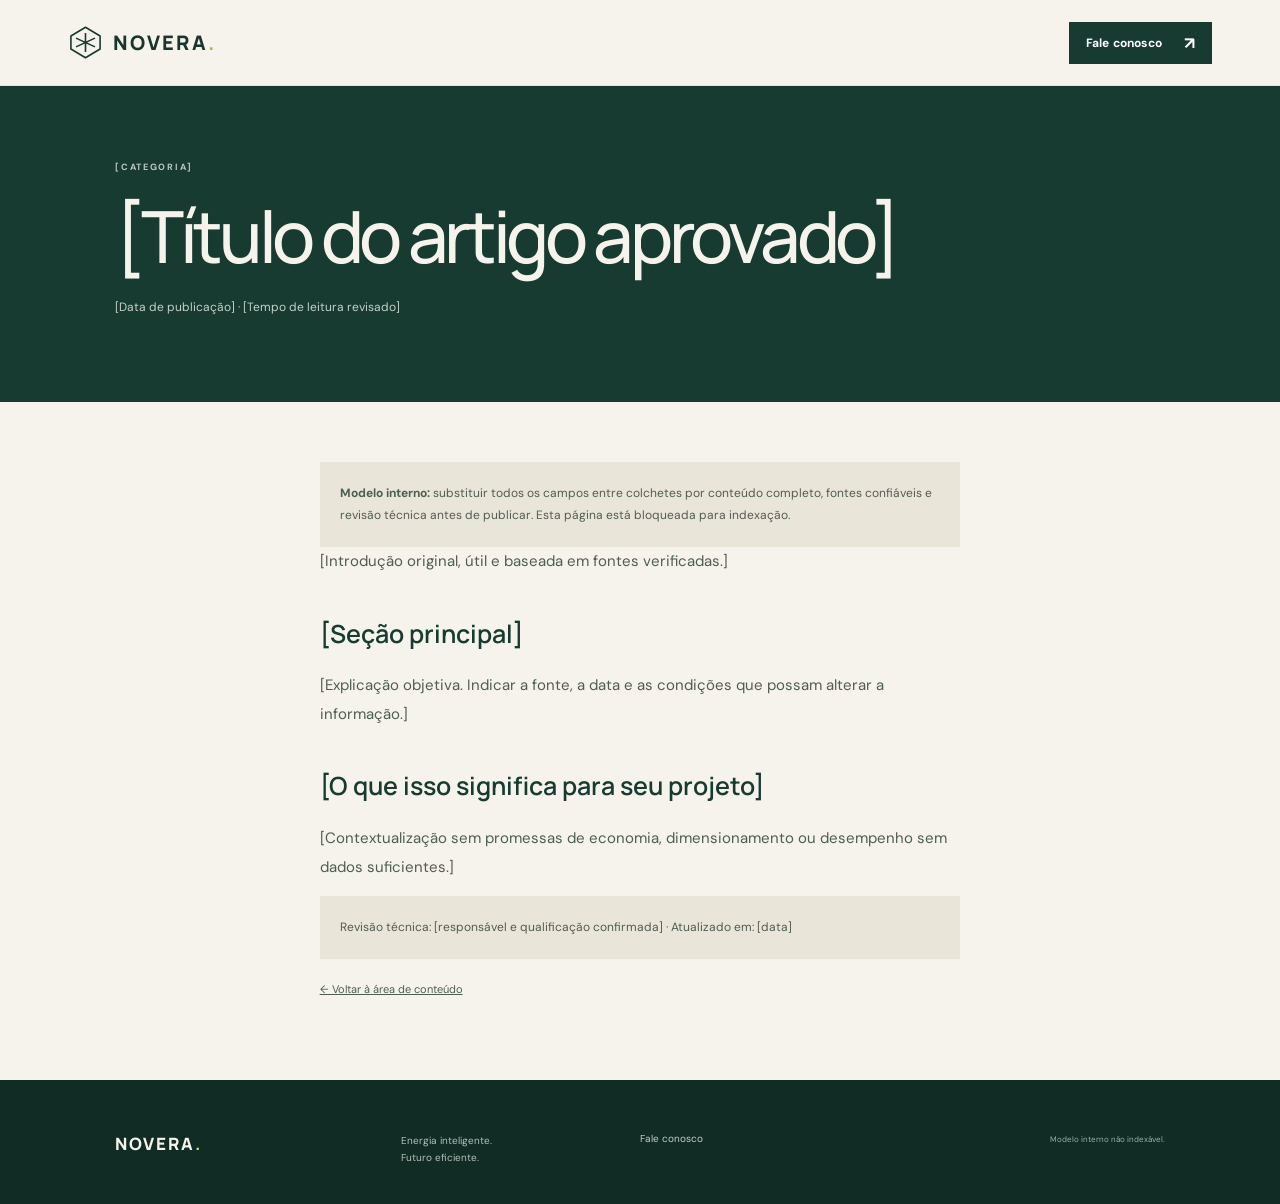
<file: conteudos/modelo.html>
<!doctype html>
<html lang="pt-BR">
<head>
  <meta charset="utf-8"><meta name="viewport" content="width=device-width, initial-scale=1">
  <meta name="robots" content="noindex,nofollow">
  <meta name="theme-color" content="#173b31">
  <title>Modelo editorial interno | NOVERA</title>
  <link rel="icon" href="../assets/favicon.svg" type="image/svg+xml">
  <link rel="preconnect" href="https://fonts.googleapis.com"><link rel="preconnect" href="https://fonts.gstatic.com" crossorigin>
  <link href="https://fonts.googleapis.com/css2?family=DM+Sans:wght@400;500;600;700&family=Manrope:wght@400;500;600;700;800&display=swap" rel="stylesheet">
  <link rel="stylesheet" href="../styles.css">
  <style>.article-head{padding:75px 9%;background:var(--forest);color:var(--paper)}.article-head .section-kicker{color:#bdc9c0}.article-head h1{font:500 clamp(42px,6vw,72px)/1.05 var(--display);letter-spacing:-.06em;max-width:850px;margin:25px 0}.article-head p{font-size:12px;color:#c5d1c8}.article-body{max-width:820px;margin:auto;padding:60px 7%;font-size:15px;line-height:1.9;color:#4e5e54}.article-body h2{font:600 25px var(--display);color:var(--forest);margin-top:40px}.article-body .placeholder{padding:20px;background:#e9e5d8;font-size:12px}.article-body a{ text-decoration:underline}.article-back{display:block;margin:20px 0;font-size:11px}@media(max-width:680px){.article-head{padding:55px 6%}.article-body{padding:45px 6%}}
  </style>
</head>
<body><a class="skip-link" href="#artigo">Pular para o artigo</a><header class="site-header"><a class="brand" href="../" aria-label="NOVERA, início"><svg class="brand-mark" viewBox="0 0 48 48" aria-hidden="true"><path d="M24 3 44 15v18L24 45 4 33V15Z"/><path d="M24 11v26M11 18l26 12M37 18 11 30"/></svg><span class="brand-word">NOVERA<span class="brand-dot">.</span></span></a><a class="button button-small button-dark" data-wa href="#contato">Fale conosco <span aria-hidden="true">↗</span></a></header><main id="artigo"><section class="article-head"><div class="section-kicker">[CATEGORIA]</div><h1>[Título do artigo aprovado]</h1><p>[Data de publicação] · [Tempo de leitura revisado]</p></section><article class="article-body"><div class="placeholder"><b>Modelo interno:</b> substituir todos os campos entre colchetes por conteúdo completo, fontes confiáveis e revisão técnica antes de publicar. Esta página está bloqueada para indexação.</div><p>[Introdução original, útil e baseada em fontes verificadas.]</p><h2>[Seção principal]</h2><p>[Explicação objetiva. Indicar a fonte, a data e as condições que possam alterar a informação.]</p><h2>[O que isso significa para seu projeto]</h2><p>[Contextualização sem promessas de economia, dimensionamento ou desempenho sem dados suficientes.]</p><p class="placeholder">Revisão técnica: [responsável e qualificação confirmada] · Atualizado em: [data]</p><a class="article-back" href="./">← Voltar à área de conteúdo</a></article></main><footer class="site-footer"><a class="brand footer-brand" href="../"><span class="brand-word">NOVERA<span class="brand-dot">.</span></span></a><p>Energia inteligente.<br>Futuro eficiente.</p><div class="footer-links"><a href="../#contato">Fale conosco</a></div><span class="copyright">Modelo interno não indexável.</span></footer></body></html>
</file>
<file: styles.css>
:root{--forest:#173b31;--forest-deep:#102c25;--moss:#345b49;--lime:#c6df72;--paper:#f5f3eb;--sand:#e9e5d8;--ink:#19352d;--muted:#68746c;--line:rgba(23,59,49,.18);--display:'Manrope',sans-serif;--body:'DM Sans',sans-serif}*{box-sizing:border-box}html{scroll-behavior:smooth;scroll-padding-top:88px}body{margin:0;background:var(--paper);color:var(--ink);font-family:var(--body);-webkit-font-smoothing:antialiased}a{color:inherit;text-decoration:none}button,input,select{font:inherit}.skip-link{position:absolute;top:-60px;left:20px;background:var(--lime);padding:12px;z-index:20}.skip-link:focus{top:12px}.site-header{height:86px;padding:0 5.3%;display:flex;align-items:center;justify-content:space-between;background:var(--paper);position:sticky;top:0;z-index:10;border-bottom:1px solid rgba(23,59,49,.08)}.brand{display:flex;align-items:center;gap:10px}.brand-mark{width:35px;height:35px;fill:none;stroke:var(--forest);stroke-width:2.2;stroke-linejoin:round}.brand-word{font:800 20px var(--display);letter-spacing:.12em}.brand-dot{color:#a3bd4d}.main-nav{display:flex;align-items:center;gap:32px;font-size:12px;font-weight:600}.main-nav>a:not(.button){transition:color .2s}.main-nav>a:not(.button):hover{color:#799337}.button{min-height:52px;padding:0 23px;display:inline-flex;align-items:center;justify-content:center;gap:22px;font-size:12px;font-weight:700;letter-spacing:.015em;transition:transform .2s,background .2s}.button:hover{transform:translateY(-2px)}.button span{font-size:17px}.button-small{min-height:42px;padding:0 17px}.button-dark{background:var(--forest);color:white}.button-lime{background:var(--lime);color:var(--forest-deep)}.button-outline{color:var(--paper);border:1px solid rgba(245,243,235,.55);margin-top:40px}.menu-toggle{display:none}.hero{min-height:660px;background:var(--forest);color:var(--paper);position:relative;display:grid;grid-template-columns:1fr 1fr;overflow:hidden;padding:66px 5.3% 72px}.hero-copy{position:relative;z-index:2;max-width:550px}.eyebrow,.section-kicker{font-size:9px;font-weight:700;letter-spacing:.19em}.eyebrow{display:flex;align-items:center;gap:11px;color:#c5d3c8}.eyebrow-line{width:28px;height:1px;background:var(--lime)}h1,h2,h3,p{margin-top:0}.hero h1{font:500 clamp(64px,7.1vw,100px)/.98 var(--display);letter-spacing:-.075em;margin:43px 0 23px}.hero h1 em,.intro h2 em,.process h2 em,.manifesto h2 em,.lead-copy h2 em,.faq-layout h2 em{font-weight:400;color:#b8cf70}.hero-lede{font:700 16px/1.5 var(--display);letter-spacing:.01em;margin-bottom:15px}.hero-text{max-width:360px;color:#c5d1c8;font-size:13px;line-height:1.8;margin-bottom:27px}.hero-actions{display:flex;align-items:center;gap:23px;flex-wrap:wrap}.text-link{font-size:11px;font-weight:600;border-bottom:1px solid rgba(245,243,235,.45);padding:0 0 6px;display:inline-flex;gap:15px;align-items:center}.text-link span{font-size:16px}.hero-note{display:flex;align-items:center;gap:12px;margin-top:39px;color:#b8c6bc;font-size:10px;line-height:1.65}.hero-note b{color:var(--paper)}.sun-icon{font-size:23px;color:var(--lime)}.hero-art{position:relative;min-height:510px;margin:-66px -11.2% -72px 0;background:linear-gradient(145deg,#66806a,#a8ab7a 48%,#d4b27c);overflow:hidden}.hero-art:after{content:'';position:absolute;inset:0;background:linear-gradient(90deg,rgba(23,59,49,.18),transparent 46%),linear-gradient(0deg,rgba(27,47,35,.3),transparent 38%)}.art-sun{position:absolute;width:170px;height:170px;border-radius:50%;background:#ead29c;opacity:.9;right:18%;top:9%;box-shadow:0 0 70px #f2dba3}.art-orbit{position:absolute;border:1px solid rgba(250,242,208,.6);border-radius:50%;width:370px;height:370px;right:2%;top:-4%}.orbit-two{width:490px;height:490px;right:-4%;top:-14%;opacity:.4}.house-art{position:absolute;width:100%;height:auto;bottom:-1%;left:0;z-index:1}.hill-back{fill:#727e5b}.hill-front{fill:#354d3d}.house-shadow{fill:#263d32}.roof{fill:#394e44}.roof-panel{fill:#527375;stroke:#b0bb9a;stroke-width:2}.wall{fill:#e4ddc7}.wall-side{fill:#c7c3a9}.window{fill:#718c85;stroke:#f0e9d4;stroke-width:5}.window-side{fill:#506c68;stroke:#ebe2ca;stroke-width:5}.door{fill:#8b7254}.door-line{stroke:#c1aa83;stroke-width:2}.knob{fill:#d2c48e}.pathway{fill:#d0c4a4}.plant{fill:#233f32}.plant-two{fill:#2b4536}.ground-line{stroke:#a3a47a;stroke-width:2;fill:none}.art-caption{position:absolute;top:47px;left:8%;z-index:2;display:flex;align-items:center;gap:10px;font-size:8px;line-height:1.45;letter-spacing:.12em;color:#fff}.caption-mark{font:800 17px var(--display);border:1px solid rgba(255,255,255,.7);border-radius:50%;width:34px;height:34px;display:grid;place-items:center}.art-stamp{position:absolute;right:8%;bottom:15%;z-index:3;background:var(--lime);width:102px;height:102px;border-radius:50%;display:flex;align-items:center;justify-content:center;flex-direction:column;gap:7px;color:var(--forest);font-size:8px;font-weight:700;letter-spacing:.1em;text-align:center;transform:rotate(9deg)}.art-stamp b{font-size:16px}.hero-bottom{position:absolute;bottom:24px;left:5.3%;right:5.3%;z-index:2;display:flex;justify-content:space-between;color:#aabbb0;font-size:8px;letter-spacing:.14em}.section-pad{padding:104px 9%}.intro{background:var(--paper)}.section-kicker{color:#78847a}.intro-content{display:grid;grid-template-columns:1.25fr .75fr;align-items:end;margin:35px 0 58px}.intro h2,.process h2,.manifesto h2,.lead-copy h2,.faq-layout h2{font:500 clamp(38px,5.1vw,68px)/1.08 var(--display);letter-spacing:-.06em;margin:0}.intro h2 em,.lead-copy h2 em,.faq-layout h2 em{color:#82974e}.intro-aside{max-width:330px;padding:0 0 8px}.intro-aside p,.process-heading>p{font-size:13px;line-height:1.85;color:var(--muted);margin-bottom:23px}.dark-link{border-color:var(--line)}.solution-grid{display:grid;grid-template-columns:1fr 1fr;gap:16px}.solution-card{min-height:415px;padding:26px 29px 30px;position:relative;overflow:hidden}.home-card{background:#e8e6da}.business-card{background:#dce3d5}.solution-number{display:flex;justify-content:space-between;font-size:9px;font-weight:700;letter-spacing:.14em}.solution-number span{color:#768077}.solution-illustration{height:142px;position:relative;margin:14px -29px 13px;overflow:hidden}.home-illustration{background:linear-gradient(155deg,#e4cc9b,#b5bd98)}.mini-sun{position:absolute;width:63px;height:63px;background:#f3e1ae;border-radius:50%;top:20px;right:22%;box-shadow:0 0 30px #f6e9bb}.mini-house{position:absolute;width:165px;height:74px;background:#f1ebd8;left:28%;bottom:17px;transform:skewY(-4deg);box-shadow:7px 10px 0 rgba(57,75,56,.18)}.mini-house:before{content:'';position:absolute;left:-13px;top:-28px;border-left:94px solid transparent;border-right:94px solid transparent;border-bottom:39px solid #43594a}.mini-house i{position:absolute;width:65px;height:24px;background:#5d7770;top:-16px;left:57px;transform:skewY(-12deg)}.mini-house b{position:absolute;width:27px;height:41px;background:#9d8968;bottom:0;left:24px}.mini-ground{position:absolute;bottom:0;width:100%;height:21px;background:#76815d}.business-illustration{background:#b9c6b5}.tower{position:absolute;bottom:0;background:#405d51;width:60px}.tower-a{height:90px;left:28%;clip-path:polygon(20% 0,80% 0,100% 100%,0 100%)}.tower-b{height:126px;left:43%;width:70px;background:#27493e;clip-path:polygon(12% 0,88% 0,100% 100%,0 100%)}.tower-c{height:77px;left:61%;width:74px;background:#668172;clip-path:polygon(0 0,82% 0,100% 100%,0 100%)}.tower:after{content:'';position:absolute;inset:10px 13px;background:repeating-linear-gradient(0deg,transparent 0 12px,#c4d0ad 13px 15px),repeating-linear-gradient(90deg,transparent 0 14px,#c4d0ad 15px 17px)}.business-sun{position:absolute;right:14%;top:19px;border:1px solid #f1e7c6;width:75px;height:75px;border-radius:50%}.solution-card h3{font:600 24px/1.15 var(--display);letter-spacing:-.04em;margin:0 0 12px}.solution-card p{font-size:11px;line-height:1.8;color:#58665d;max-width:310px;margin:0}.round-link{position:absolute;right:27px;bottom:27px;border:1px solid rgba(23,59,49,.35);border-radius:50%;width:37px;height:37px;display:grid;place-items:center;transition:background .2s,color .2s}.round-link:hover{background:var(--forest);color:white}.process{background:var(--forest);color:var(--paper)}.process .section-kicker{color:#b5c1b7}.process-heading{display:flex;justify-content:space-between;align-items:end;margin:35px 0 63px}.process h2 em,.manifesto h2 em{color:var(--lime)}.process-heading>p{max-width:270px;color:#bfcbc2;margin:0 0 5px}.steps{display:grid;grid-template-columns:repeat(3,1fr);border-top:1px solid rgba(245,243,235,.3)}.steps article{padding:24px 26px 0 0;min-height:150px;position:relative}.steps article+article{padding-left:25px;border-left:1px solid rgba(245,243,235,.2)}.step-index{font-size:9px;color:var(--lime);letter-spacing:.12em}.steps h3{font:600 18px var(--display);margin:22px 0 9px}.steps p{font-size:11px;line-height:1.8;color:#bdc9c0;max-width:260px}.manifesto{background:#dfe4d5;min-height:560px;padding:85px 9%;display:grid;grid-template-columns:.7fr 1fr .45fr;align-items:center;gap:35px;overflow:hidden}.manifesto-mark{width:280px;height:280px;border-radius:50%;background:var(--forest);display:grid;place-items:center;position:relative}.manifesto-mark:before,.manifesto-mark:after{content:'';position:absolute;border:1px solid rgba(23,59,49,.3);border-radius:50%;width:370px;height:370px}.manifesto-mark:after{width:450px;height:450px}.manifesto-mark svg{width:125px;fill:none;stroke:var(--lime);stroke-width:2}.manifesto-copy .section-kicker{margin-bottom:25px}.manifesto h2{font-size:clamp(39px,4.4vw,61px);margin-bottom:21px}.manifesto-copy>p{font-size:12px;line-height:1.9;color:#5b685f;max-width:390px;margin-bottom:21px}.manifesto .text-link{border-color:var(--line)}.manifesto-side{align-self:stretch;display:flex;flex-direction:column;justify-content:space-between;align-items:flex-end;font-size:8px;font-weight:700;letter-spacing:.13em;text-align:right;color:#667267;line-height:1.7}.manifesto-year{font:500 32px var(--display);letter-spacing:-.07em}.lead-section{display:grid;grid-template-columns:.9fr 1.1fr;gap:8%;background:var(--paper);padding-top:110px;padding-bottom:110px}.lead-copy h2{margin:30px 0 20px}.lead-copy>p{font-size:12px;line-height:1.85;color:var(--muted);max-width:375px}.lead-contact{display:flex;align-items:center;gap:14px;margin-top:42px;font-size:10px;line-height:1.7;color:#768077}.lead-contact b{font-weight:700;color:var(--forest)}.contact-spark{font-size:24px;color:#869b52}.lead-copy small{display:block;max-width:320px;margin-top:25px;color:#818b82;font-size:9px;line-height:1.65}.lead-form{background:#fff;padding:32px 35px 28px;box-shadow:0 16px 45px rgba(39,54,43,.06)}.form-heading{display:flex;justify-content:space-between;border-bottom:1px solid var(--line);padding-bottom:17px;margin-bottom:23px;font-size:8px;font-weight:700;letter-spacing:.14em;color:#748074}.lead-form label{display:block;font-size:10px;font-weight:600;margin:0 0 8px}.lead-form label>span{color:#819949}.lead-form input:not([type=checkbox]),.lead-form select{height:43px;width:100%;border:1px solid #dfe3db;background:#fbfbf8;padding:0 12px;border-radius:0;color:var(--ink);font-size:11px;outline:none;margin-bottom:17px}.lead-form input:focus,.lead-form select:focus{border-color:#79934a;box-shadow:0 0 0 3px rgba(198,223,114,.22)}.lead-form input::placeholder{color:#a1a9a1}.form-row{display:grid;grid-template-columns:1fr 1fr;gap:14px}.lead-form .consent{display:flex;gap:9px;align-items:flex-start;margin:2px 0 19px;font-size:9px;line-height:1.6;color:#69766d;font-weight:400}.consent input{margin:1px 0 0;accent-color:var(--forest)}.consent a{text-decoration:underline}.submit-button{width:100%;border:0;cursor:pointer}.form-feedback{font-size:10px;color:#a43d32;margin:9px 0 0;min-height:12px}.faq-section{background:#ecebe2;padding-top:90px;padding-bottom:100px}.faq-layout{display:grid;grid-template-columns:.8fr 1.2fr;gap:8%;margin-top:35px}.faq-layout h2{font-size:clamp(36px,4vw,53px)}.faq-list details{border-bottom:1px solid rgba(23,59,49,.18)}.faq-list details:first-child{border-top:1px solid rgba(23,59,49,.18)}.faq-list summary{padding:17px 0;list-style:none;cursor:pointer;display:flex;justify-content:space-between;align-items:center;font:600 12px var(--display)}.faq-list summary::-webkit-details-marker{display:none}.faq-list summary span{font-size:20px;font-weight:400;color:#82974e;transition:transform .2s}.faq-list details[open] summary span{transform:rotate(45deg)}.faq-list details p{font-size:11px;line-height:1.8;color:#66736a;max-width:500px;margin:0 32px 18px 0}.site-footer{padding:52px 9% 28px;background:var(--forest-deep);color:var(--paper);display:grid;grid-template-columns:1.1fr .9fr 1.1fr 1fr;gap:24px;align-items:start}.footer-brand .brand-mark{stroke:var(--lime)}.footer-brand .brand-dot{color:var(--lime)}.footer-brand .brand-word{font-size:17px}.site-footer>p{font-size:10px;line-height:1.7;color:#b5c2b8}.footer-links{display:flex;flex-direction:column;gap:10px;font-size:10px;color:#c3cec5}.footer-links a:hover{text-decoration:underline}.copyright{font-size:8px;line-height:1.8;color:#9eafa3;text-align:right}.floating-wa{position:fixed;right:22px;bottom:22px;z-index:8;background:var(--lime);color:var(--forest-deep);height:46px;padding:0 17px;border-radius:30px;display:flex;align-items:center;gap:9px;font-size:10px;font-weight:700;box-shadow:0 5px 20px #132d2544}.wa-icon{font-size:19px}.floating-wa:hover{background:#d8ee8c}.floating-wa:focus-visible,.button:focus-visible,.text-link:focus-visible,.round-link:focus-visible,.main-nav a:focus-visible,summary:focus-visible{outline:3px solid #92a945;outline-offset:3px}
@media(max-width:900px){.main-nav{gap:18px}.main-nav>a:not(.button){font-size:10px}.hero{min-height:610px}.hero-art{margin-right:-12%}.section-pad{padding-left:7%;padding-right:7%}.manifesto{padding-left:7%;padding-right:7%;grid-template-columns:.65fr 1fr .3fr;gap:20px}.manifesto-mark{width:220px;height:220px}.manifesto-mark:before{width:300px;height:300px}.manifesto-mark:after{width:370px;height:370px}.lead-section{gap:5%}.site-footer{padding-left:7%;padding-right:7%}}
@media(max-width:680px){html{scroll-padding-top:70px}.site-header{height:70px;padding:0 6%}.brand-mark{width:30px;height:30px}.brand-word{font-size:17px}.menu-toggle{width:42px;height:42px;display:grid;align-content:center;justify-content:center;gap:5px;border:0;background:transparent}.menu-toggle span{width:20px;height:1px;background:var(--forest)}.main-nav{display:none;position:absolute;top:70px;left:0;right:0;background:var(--paper);padding:19px 6% 25px;flex-direction:column;align-items:stretch;gap:0;box-shadow:0 10px 18px #1a39251a}.main-nav.open{display:flex}.main-nav>a:not(.button){font-size:13px;padding:14px 0;border-bottom:1px solid var(--line)}.main-nav .button{margin-top:16px}.hero{display:flex;flex-direction:column;min-height:0;padding:47px 6% 54px}.hero h1{font-size:clamp(65px,16vw,89px);margin:35px 0 19px}.hero-lede{font-size:15px}.hero-text{font-size:12px}.hero-actions{gap:17px}.hero-actions .button{width:100%}.hero-note{margin-top:24px}.hero-art{margin:35px -7% -54px;min-height:330px;width:calc(100% + 14%)}.house-art{width:120%;left:-10%}.art-sun{width:112px;height:112px;right:17%;top:11%}.art-orbit{width:280px;height:280px}.orbit-two{width:360px;height:360px}.art-caption{top:25px}.art-stamp{width:76px;height:76px;right:8%;bottom:13%;font-size:7px}.hero-bottom{bottom:13px;left:6%;right:6%;font-size:7px}.hero-bottom span:nth-child(2){display:none}.section-pad{padding:72px 6%}.intro-content{grid-template-columns:1fr;gap:20px;margin:25px 0 33px}.intro h2,.process h2,.lead-copy h2{font-size:44px}.intro-aside{max-width:400px}.solution-grid{grid-template-columns:1fr;gap:12px}.solution-card{min-height:390px;padding:22px 23px}.solution-illustration{margin-left:-23px;margin-right:-23px}.solution-card h3{font-size:23px}.process-heading{display:block;margin:25px 0 42px}.process-heading>p{margin-top:18px}.steps{grid-template-columns:1fr}.steps article,.steps article+article{padding:17px 0 3px;min-height:0;border-left:0;border-top:1px solid rgba(245,243,235,.2)}.steps article:first-child{border-top:0}.steps h3{margin:10px 0 6px}.steps p{margin-bottom:13px}.button-outline{margin-top:26px}.manifesto{padding:65px 6%;grid-template-columns:1fr;gap:32px;min-height:0}.manifesto-mark{width:155px;height:155px;margin:0 auto 5px}.manifesto-mark svg{width:80px}.manifesto-mark:before{width:210px;height:210px}.manifesto-mark:after{width:260px;height:260px}.manifesto-copy .section-kicker{margin-bottom:20px}.manifesto h2{font-size:45px}.manifesto-side{flex-direction:row;align-items:end;text-align:left}.manifesto-year{font-size:24px}.lead-section{grid-template-columns:1fr;gap:37px;padding-top:75px;padding-bottom:75px}.lead-copy h2{margin:22px 0 16px}.lead-contact{margin-top:24px}.lead-form{padding:25px 19px 20px}.form-row{gap:10px}.lead-form input:not([type=checkbox]),.lead-form select{font-size:10px;padding:0 9px}.faq-section{padding-top:68px;padding-bottom:75px}.faq-layout{grid-template-columns:1fr;gap:26px;margin-top:24px}.faq-layout h2{font-size:40px}.faq-list summary{font-size:11px;gap:12px}.site-footer{padding:40px 6% 92px;grid-template-columns:1fr 1fr;gap:22px}.copyright{text-align:left}.floating-wa{right:14px;bottom:13px;height:43px}.skip-link{left:8px}}
@media(prefers-reduced-motion:reduce){*,*::before,*::after{scroll-behavior:auto!important;transition:none!important}}
.process-scope{max-width:760px;margin:26px 0 0;color:#bfcbc2;font-size:11px;line-height:1.8}
.privacy-settings{border:0;padding:0;background:none;color:#c3cec5;text-align:left;font:inherit;font-size:10px;cursor:pointer;text-decoration:underline;text-underline-offset:3px}.privacy-settings:focus-visible,.cookie-actions button:focus-visible,.simulator-form button:focus-visible{outline:3px solid #92a945;outline-offset:3px}
</file>
<file: simulator.css>
#simulador{position:relative;isolation:isolate;overflow:hidden;background:radial-gradient(ellipse at 12% 86%,rgba(198,223,114,.11),transparent 34%),linear-gradient(145deg,#173b31 0%,#102c25 100%);color:var(--paper);padding-top:94px;padding-bottom:78px}
#simulador:before{content:"";position:absolute;z-index:-1;width:620px;height:620px;border:1px solid rgba(245,243,235,.08);border-radius:50%;right:-270px;top:-360px;box-shadow:0 0 0 64px rgba(245,243,235,.025),0 0 0 128px rgba(245,243,235,.02)}
.simulator-kicker{display:flex;align-items:center;justify-content:space-between}.simulator-kicker .section-kicker{color:#c8d4ca}.simulator-kicker>span{font-size:9px;letter-spacing:.16em;color:#91a598}
.simulator-layout{position:relative;display:grid;grid-template-columns:.9fr 1.1fr;align-items:center;gap:8%;margin-top:38px}.simulator-copy{max-width:580px}.simulator-overline{display:flex;align-items:center;gap:10px;color:#d0dbd0;font-size:10px;letter-spacing:.08em;margin:0 0 19px}.simulator-overline span{width:21px;height:1px;background:var(--lime)}.simulator-copy h2{max-width:560px;font:500 clamp(42px,5vw,66px)/1.04 var(--display);letter-spacing:-.065em;margin:0 0 18px;color:var(--paper)}.simulator-copy>p:not(.simulator-overline){max-width:470px;color:#c1cec4;font-size:12px;line-height:1.85;margin:0}
.simulator-art{height:202px;position:relative;overflow:hidden;margin-top:25px;background:linear-gradient(135deg,#5b7965,#b1ae7d 65%,#d8bf8a)}.simulator-art:after{content:"";position:absolute;inset:0;background:linear-gradient(0deg,rgba(16,44,37,.45),transparent 62%)}.sim-art-sun{position:absolute;width:100px;height:100px;right:15%;top:12%;border-radius:50%;background:#f2dfa8;box-shadow:0 0 60px rgba(242,223,168,.4)}.sim-art-orbit{position:absolute;width:260px;height:260px;right:2%;top:-42%;border:1px solid rgba(255,250,228,.55);border-radius:50%;box-shadow:0 0 0 38px rgba(255,250,228,.09)}.simulator-art svg{position:absolute;inset:0;width:100%;height:100%;z-index:1}.sim-art-hill{fill:#64785a}.sim-art-house{fill:#e6dfca}.sim-art-side{fill:#c8c4ae}.sim-art-roof{fill:#344e42}.sim-art-panel{fill:#5a7b78;stroke:#c2cbb0;stroke-width:2}.sim-art-window{fill:#78918a;stroke:#f1ead4;stroke-width:3}.sim-art-door{fill:#967c5a}.sim-art-label{position:absolute;z-index:2;left:20px;bottom:16px;color:white;text-shadow:0 1px 8px #173b3180}.sim-art-label span{display:block;font-size:8px;letter-spacing:.16em;margin-bottom:5px}.sim-art-label b{font:500 13px/1.35 var(--display)}
.simulator-note{display:flex;align-items:flex-start;gap:12px;margin-top:20px;color:#d2ddd2}.simulator-note>span{color:var(--lime);font-size:19px}.simulator-note p{font-size:10px;line-height:1.65;margin:0}.simulator-note b{color:var(--paper);font-weight:700}
.simulator-form{background:#f5f3eb;color:var(--ink);padding:32px 34px 22px;box-shadow:0 24px 60px rgba(5,24,19,.2);border:1px solid rgba(255,255,255,.55)}.simulator-form-heading{display:flex;justify-content:space-between;align-items:center;padding-bottom:18px;margin-bottom:22px;border-bottom:1px solid rgba(23,59,49,.16);font-size:8px;font-weight:700;letter-spacing:.13em;color:#77847a}.simulator-form-heading>span:first-child{display:flex;align-items:center;gap:9px}.simulator-form-heading i{display:grid;place-items:center;width:25px;height:25px;border:1px solid #9aad78;border-radius:50%;font:700 11px var(--display);font-style:normal;color:var(--forest)}.sim-field{min-width:0}.sim-field label{display:block;margin:0 0 7px;font-size:10px;font-weight:700;color:#495b50}.simulator-form input,.simulator-form select{display:block;width:100%;height:48px;padding:0 13px;margin:0 0 17px;border:1px solid #d9dfd5;border-radius:2px;background:#fff;color:var(--ink);font-size:12px;outline:none}.simulator-form input::placeholder{color:#9ba69c}.simulator-form input:focus,.simulator-form select:focus{border-color:#80984a;box-shadow:0 0 0 3px rgba(198,223,114,.25)}.simulator-form .form-row{display:grid;grid-template-columns:1fr 1fr;gap:14px}.sim-currency{position:relative}.sim-currency>span{position:absolute;left:13px;top:15px;z-index:1;font-size:11px;font-weight:700;color:#758278}.simulator-form .sim-currency input{padding-left:38px}.simulator-form button{width:100%;min-height:50px;justify-content:space-between;border:0;cursor:pointer;font-size:11px;margin-top:2px}.simulator-form-foot{margin:13px 0 0;text-align:center;color:#829087;font-size:9px;line-height:1.6}.simulator-result{margin-top:17px;padding:17px;background:#e5eadc;border-left:2px solid #91aa52;font-size:11px;line-height:1.75;color:#536158}.simulator-result b{display:block;font:700 14px var(--display);color:var(--forest);margin-bottom:7px}.simulator-result a{display:inline-block;margin-top:11px;color:var(--forest);font-weight:700;text-decoration:underline;text-underline-offset:3px}.simulator-disclaimer{display:flex;align-items:flex-start;gap:12px;position:relative;max-width:850px;margin:27px 0 0;padding:16px 18px;border:1px solid rgba(245,243,235,.16);background:rgba(245,243,235,.045);color:#bac8bd}.simulator-disclaimer>span{display:grid;place-items:center;flex:0 0 19px;height:19px;border:1px solid #8da07e;border-radius:50%;font:600 11px var(--display);color:#d2debd}.simulator-disclaimer p{font-size:9px;line-height:1.75;margin:0}.simulator-disclaimer b{color:#eef0e5;font-weight:700}
@media(max-width:900px){.simulator-layout{grid-template-columns:1fr;gap:28px;margin-top:30px}.simulator-copy{max-width:720px}.simulator-copy h2{max-width:670px}.simulator-art{max-width:590px}.simulator-note{margin-top:15px}.simulator-form{max-width:740px}}
@media(max-width:680px){#simulador{padding:70px 6% 60px}.simulator-kicker>span{font-size:7px}.simulator-layout{gap:24px;margin-top:27px}.simulator-overline{font-size:9px;margin-bottom:15px}.simulator-copy h2{font-size:41px;line-height:1.06}.simulator-copy>p:not(.simulator-overline){font-size:11px}.simulator-art{height:170px;margin-top:20px}.sim-art-sun{width:74px;height:74px}.sim-art-label{left:14px;bottom:12px}.simulator-form{padding:23px 18px 18px}.simulator-form .form-row{grid-template-columns:1fr;gap:0}.simulator-form input,.simulator-form select{height:47px}.simulator-disclaimer{padding:13px 12px;margin-top:20px}.simulator-disclaimer p{font-size:9px}}
</file>
<file: site-structures.css>
/* Layout polish for audience, editorial teaser, and consent components. */
.audience-detail{display:grid;grid-template-columns:minmax(0,1fr) minmax(250px,.68fr);align-items:center;gap:clamp(34px,7vw,96px);background:var(--paper)}
.audience-business{background:#e4e9df}
.audience-copy{min-width:0;max-width:720px}
.audience-copy h2{font:500 clamp(36px,4.5vw,60px)/1.08 var(--display);letter-spacing:-.06em;margin:25px 0 18px;overflow-wrap:normal}
.audience-copy>p{max-width:620px;color:var(--muted);font-size:13px;line-height:1.85;margin:0}
.audience-copy ul{list-style:none;display:grid;gap:12px;padding:0;margin:25px 0 30px}
.audience-copy li{position:relative;padding-left:24px;font-size:12px;line-height:1.6;color:#536359}
.audience-copy li:before{content:"↗";position:absolute;left:0;top:0;color:#82974e}
.audience-copy .button{min-height:48px;gap:14px}
.audience-note{min-width:0;min-height:270px;padding:28px;background:var(--forest);color:var(--paper);display:flex;flex-direction:column;justify-content:space-between;gap:24px}
.audience-note span{display:block;font-size:9px;line-height:1.5;letter-spacing:.13em;color:#c5d3c8}
.audience-note b{display:block;font:500 clamp(24px,3vw,36px)/1.2 var(--display);letter-spacing:-.04em;color:var(--paper)}

.content-teaser{background:var(--paper)}
.editorial-teaser-heading{display:grid;grid-template-columns:minmax(0,1.15fr) minmax(250px,.85fr);align-items:end;gap:clamp(24px,6vw,80px);margin:30px 0 28px}
.editorial-teaser-heading h2{font:500 clamp(38px,5vw,64px)/1.07 var(--display);letter-spacing:-.06em;margin:0;max-width:720px}
.editorial-teaser-heading>p{max-width:390px;font-size:13px;line-height:1.85;color:var(--muted);margin:0 0 4px}
.topic-list{display:flex;align-items:center;flex-wrap:wrap;gap:9px;margin:28px 0 24px}
.topic-list span{display:inline-flex;align-items:center;min-height:38px;padding:9px 14px;background:#e9eee4;color:#52645a;font-size:11px;line-height:1.4}
.content-teaser>.text-link{margin-top:2px}

.cookie-notice{position:fixed;z-index:20;left:20px;right:20px;bottom:20px;display:flex;align-items:center;justify-content:space-between;gap:24px;max-width:1100px;margin:0 auto;padding:18px 22px;background:#fff;color:var(--ink);border:1px solid rgba(23,59,49,.16);box-shadow:0 10px 40px rgba(16,44,37,.2)}
.cookie-notice[hidden]{display:none!important}
.cookie-notice>div:first-child{min-width:0}
.cookie-notice b{font:700 13px/1.4 var(--display)}
.cookie-notice p{max-width:670px;margin:4px 0 0;color:#68746c;font-size:10px;line-height:1.65}
.cookie-actions{display:flex;flex:0 0 auto;gap:8px}
.cookie-actions button{min-height:38px;padding:0 13px;border:1px solid var(--forest);background:var(--forest);color:white;font:600 10px var(--body);cursor:pointer}
.cookie-actions button+button{background:transparent;color:var(--forest)}
.cookie-actions button:focus-visible,.privacy-settings:focus-visible{outline:3px solid #92a945;outline-offset:3px}

@media(max-width:900px){
  .audience-detail{grid-template-columns:1fr;gap:28px}
  .audience-copy{max-width:740px}
  .audience-note{min-height:190px;padding:24px 28px}
  .audience-note b{font-size:30px}
  .editorial-teaser-heading{grid-template-columns:1fr;gap:16px;margin:25px 0 30px}
  .editorial-teaser-heading>p{max-width:620px}
  .lead-section{grid-template-columns:1fr;gap:30px}
  .lead-copy>p{max-width:640px}
  .lead-form{width:100%;max-width:760px}
  .faq-layout{grid-template-columns:1fr;gap:28px}
  .faq-layout h2{max-width:620px}
  .manifesto{grid-template-columns:minmax(170px,.65fr) minmax(0,1fr);gap:24px}
  .manifesto-mark{width:190px;height:190px}
  .manifesto-mark:before{width:270px;height:270px}
  .manifesto-mark:after{width:330px;height:330px}
  .manifesto-side{grid-column:2;grid-row:2;flex-direction:row;align-items:center;text-align:left;align-self:start}
  .site-footer{grid-template-columns:1fr 1fr}
  .copyright{text-align:left}
}
@media(max-width:680px){
  .audience-detail{padding:68px 6%;gap:24px}
  .audience-copy h2{font-size:40px;margin:20px 0 15px}
  .audience-copy>p{font-size:12px}
  .audience-copy ul{gap:10px;margin:20px 0 24px}
  .audience-note{min-height:180px;padding:20px;gap:16px}
  .audience-note b{font-size:26px}
  .content-teaser{padding:68px 6%}
  .editorial-teaser-heading{margin:22px 0 25px}
  .editorial-teaser-heading h2{font-size:40px}
  .editorial-teaser-heading>p{font-size:12px}
  .topic-list{gap:8px;margin:22px 0}
  .topic-list span{min-height:34px;padding:8px 11px;font-size:10px}
  .lead-section{padding-top:70px;padding-bottom:70px}
  .lead-form .form-row{grid-template-columns:1fr;gap:0}
  .faq-layout{gap:22px}
  .manifesto{grid-template-columns:1fr;gap:28px}
  .manifesto-mark{width:155px;height:155px}
  .manifesto-mark:before{width:210px;height:210px}
  .manifesto-mark:after{width:260px;height:260px}
  .manifesto-side{grid-column:1;grid-row:auto}
  .cookie-notice{left:10px;right:10px;bottom:10px;display:block;padding:15px}
  .cookie-notice p{font-size:10px}
  .cookie-actions{margin-top:12px}
  .cookie-actions button{flex:1;min-width:0;padding:0 8px}
}
</file>
